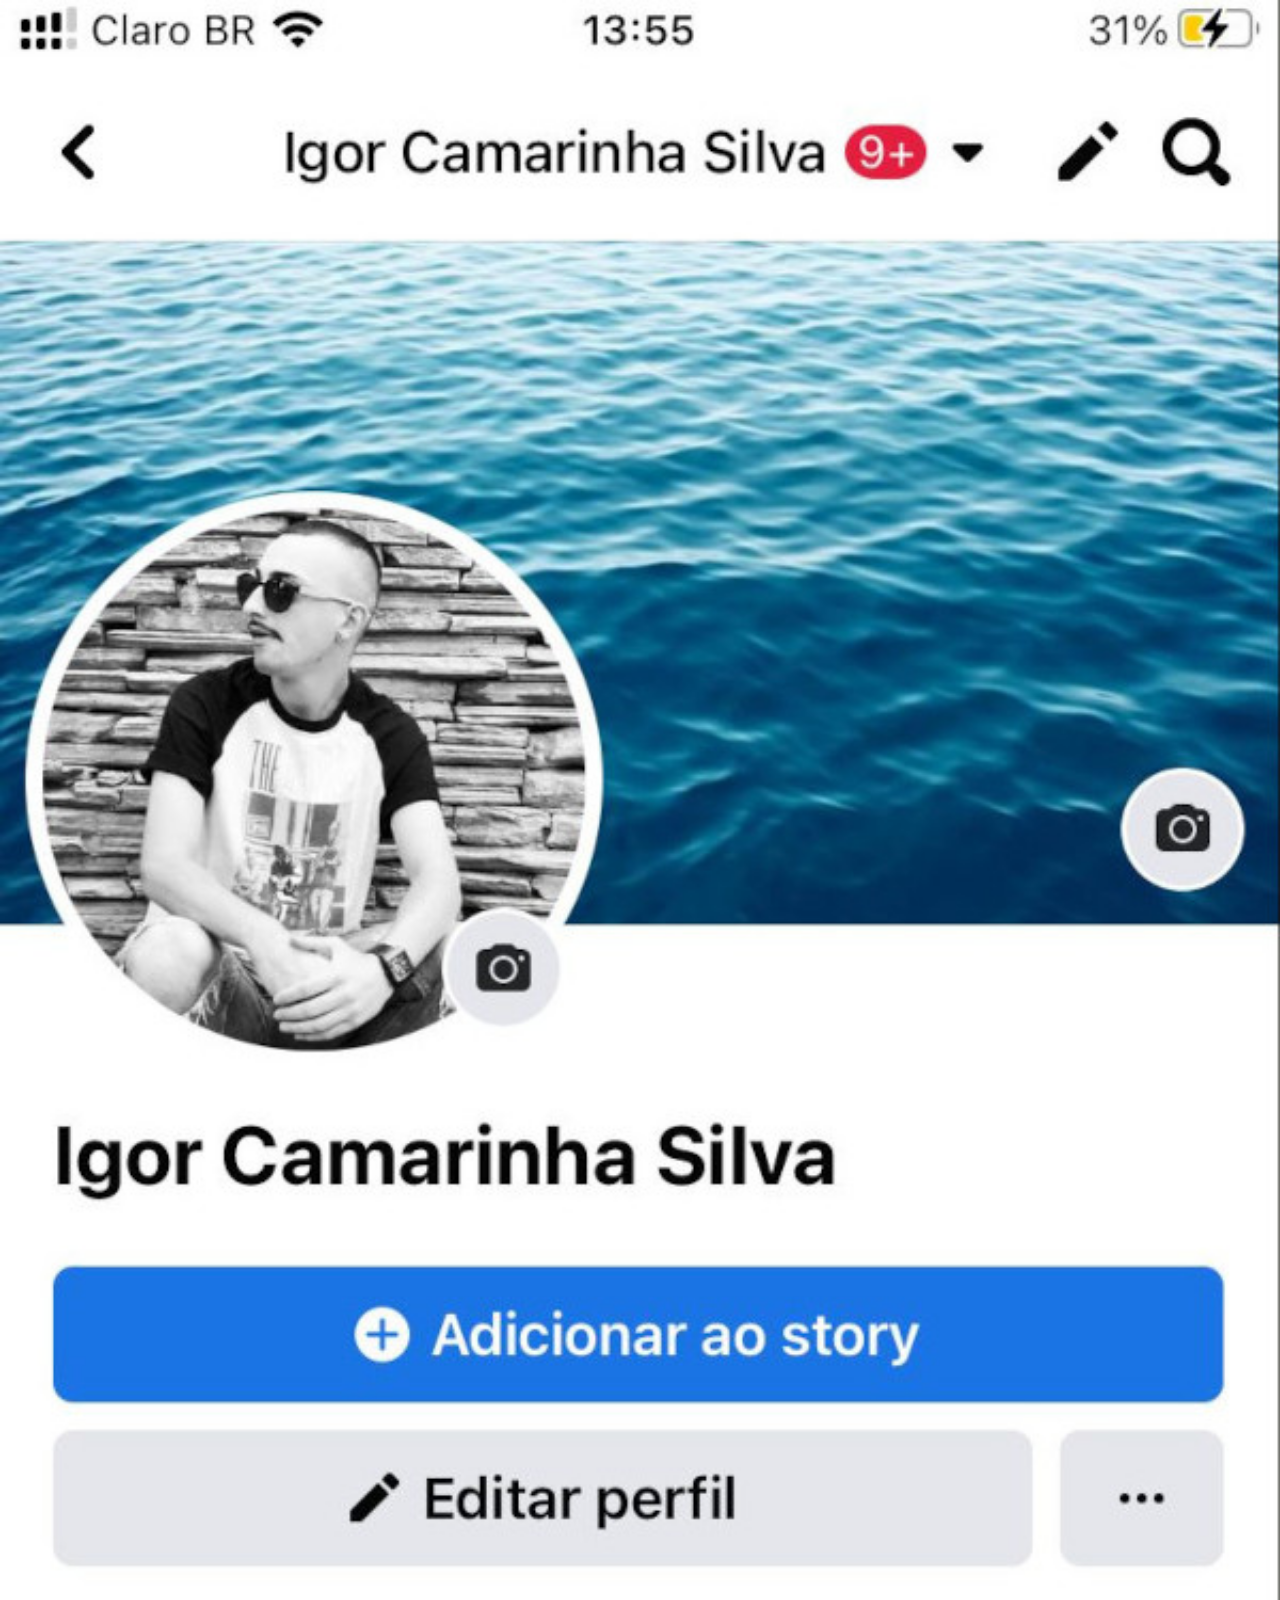
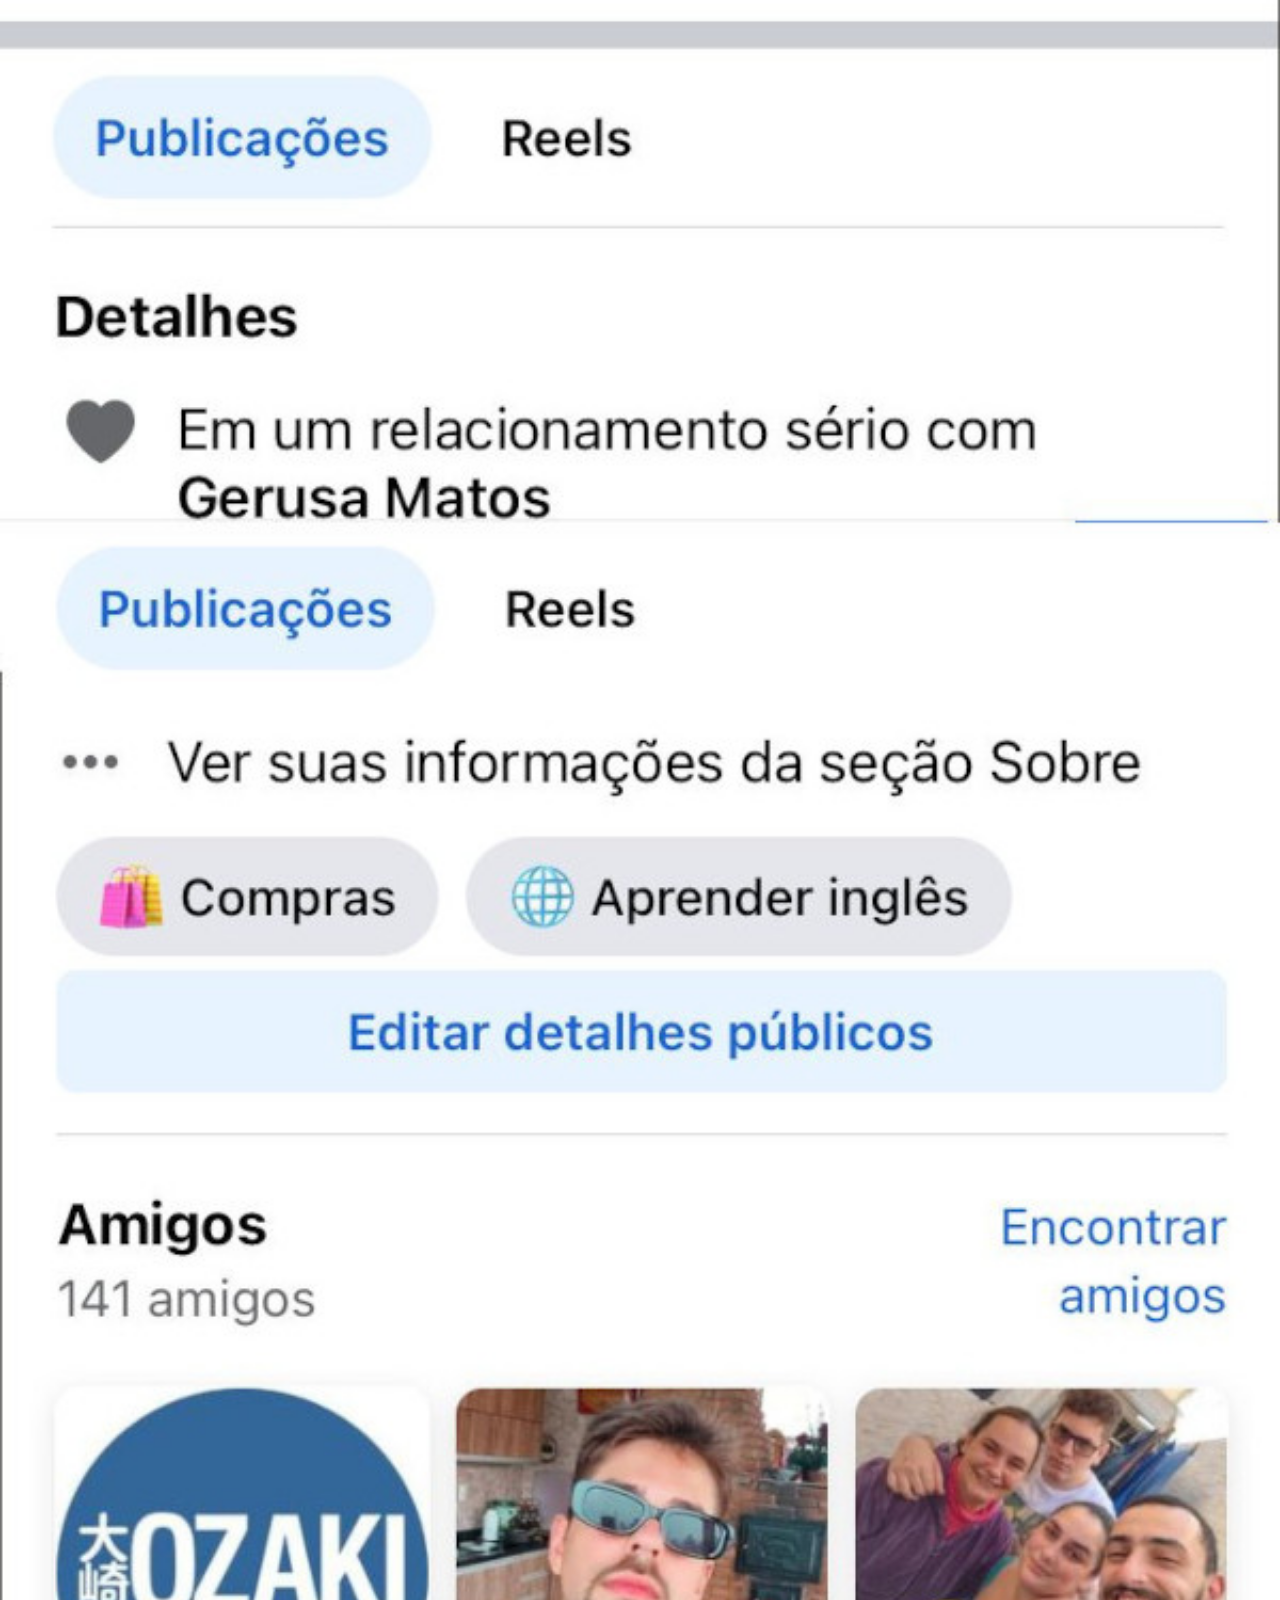
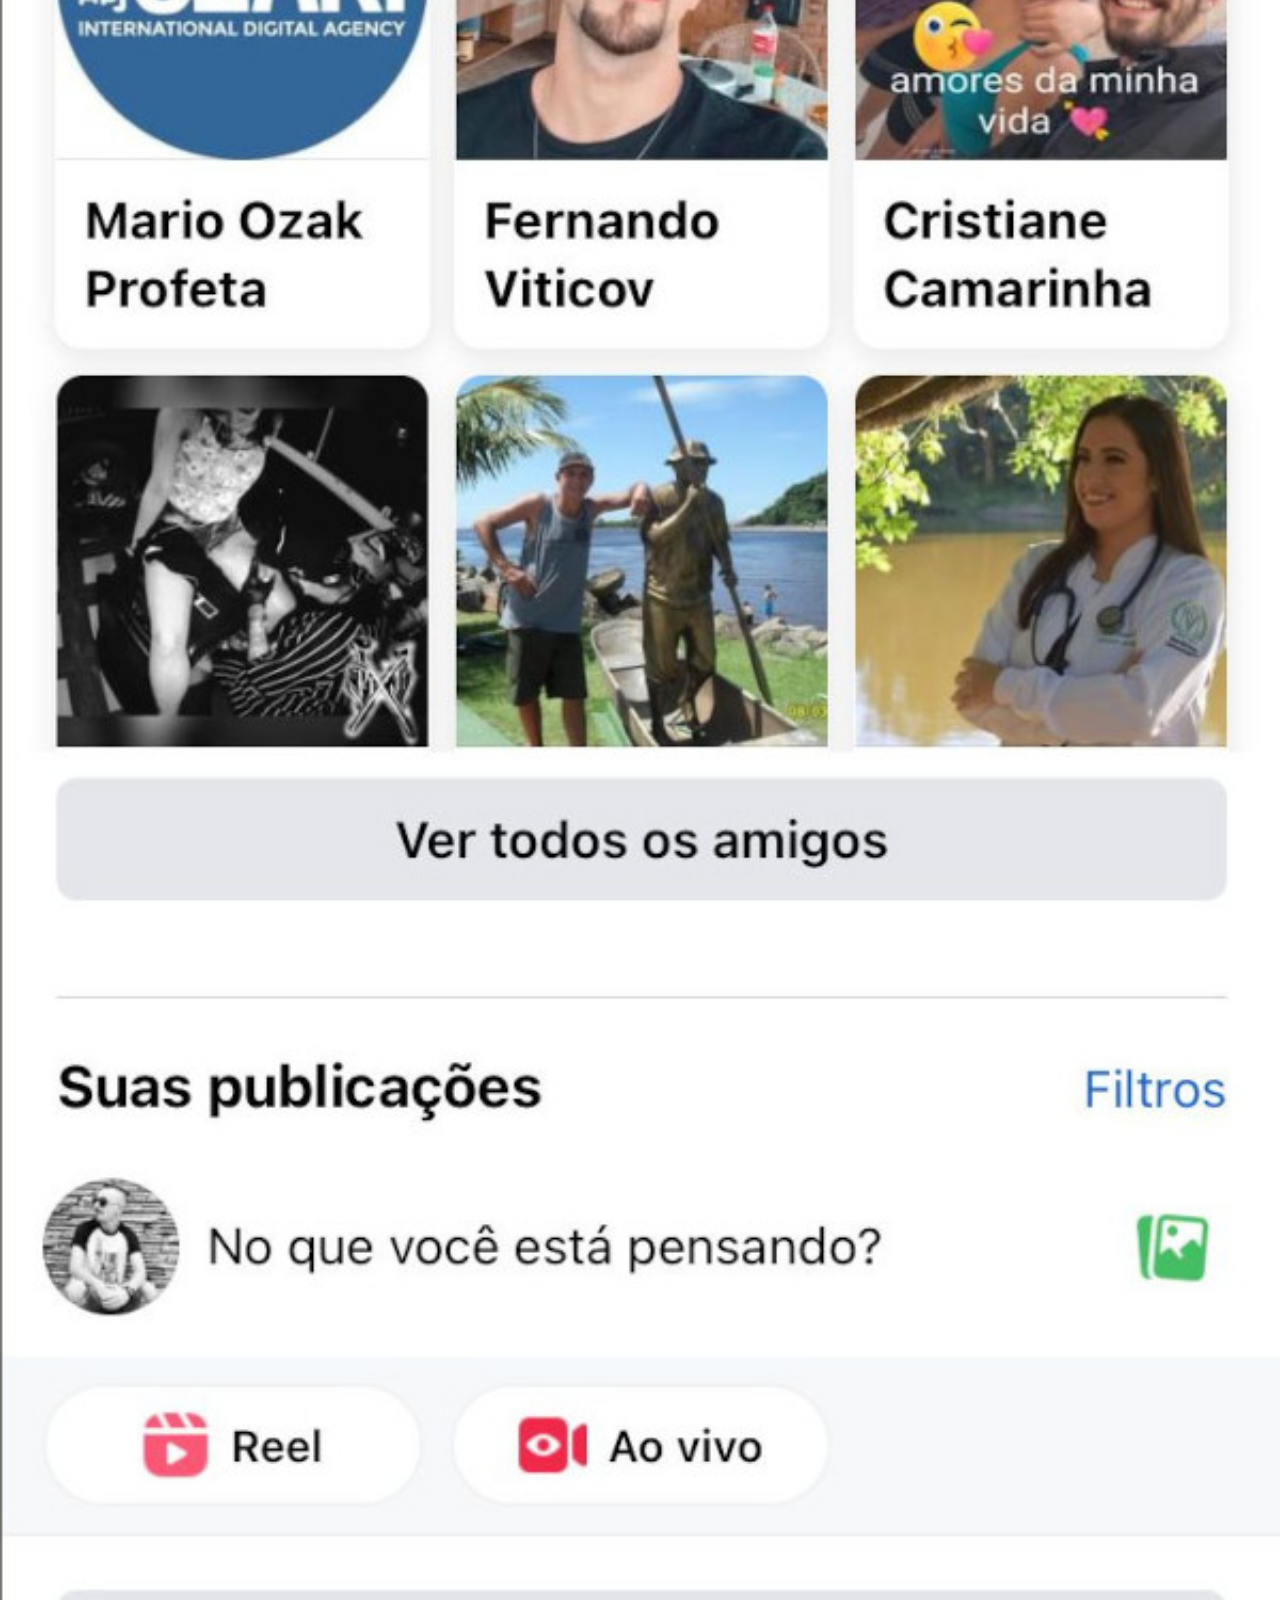
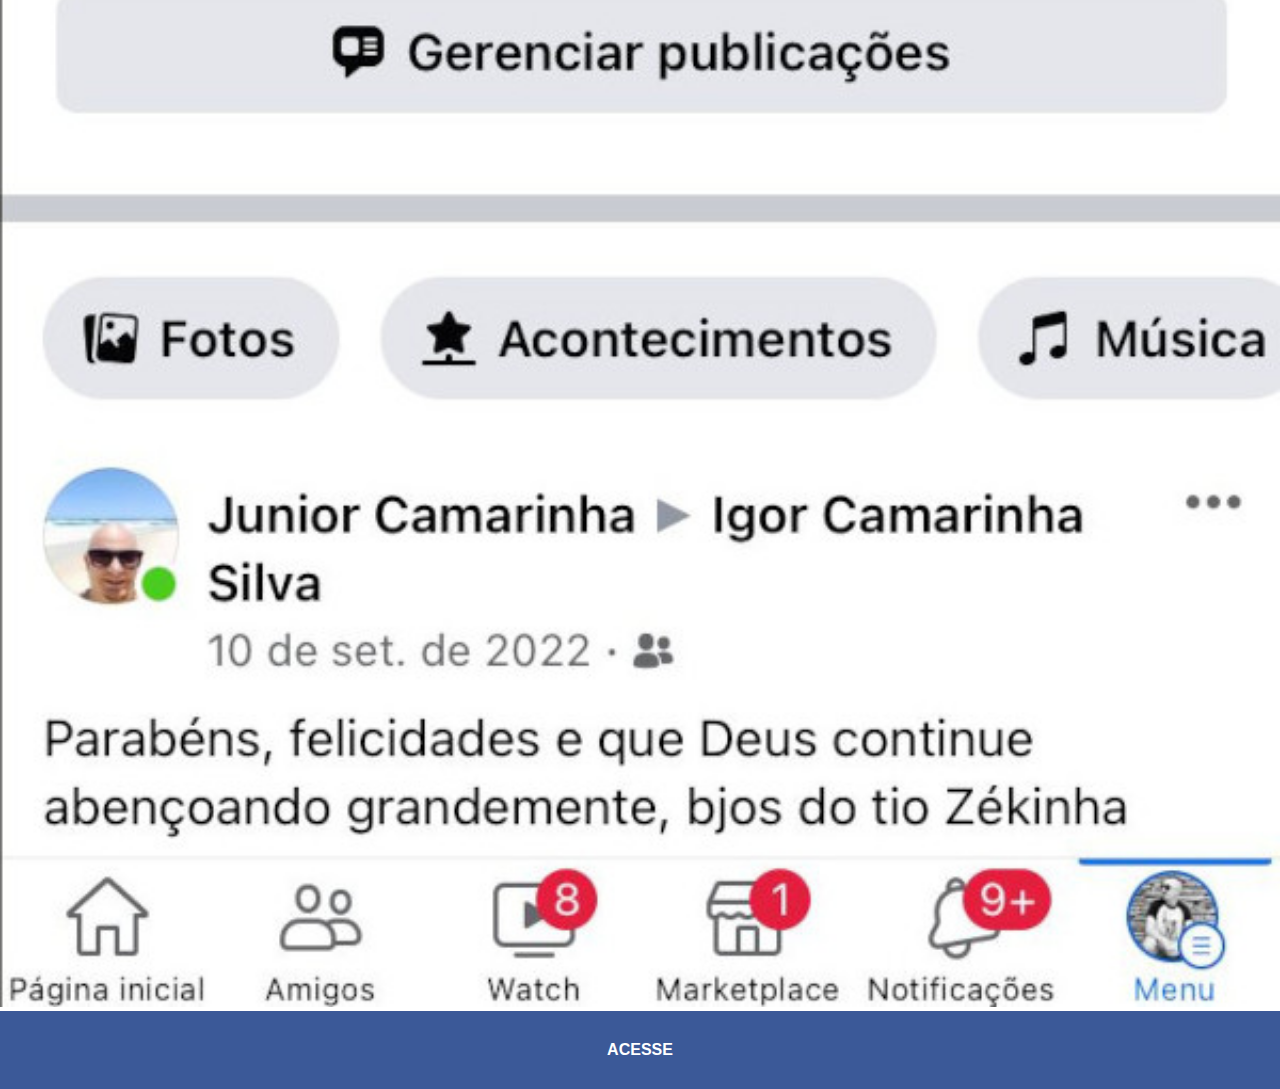
<file: face.html>
<!DOCTYPE html>
<html lang="en">
<head>
    <meta charset="UTF-8">
    <meta http-equiv="X-UA-Compatible" content="IE=edge">
    <meta name="viewport" content="width=device-width, initial-scale=1.0">
    <title>Facebook</title>
    <link rel="stylesheet" href="estilos/social.css">
</head>
<body>
    <img src="imagens2/tela-face.jpg" alt="tela-facebook">
    <a href="https://pt-br.facebook.com/igor.camarinhasilva.3/" target="_blank" id="botao-face">ACESSE</a>
</body>
</html>
</file>
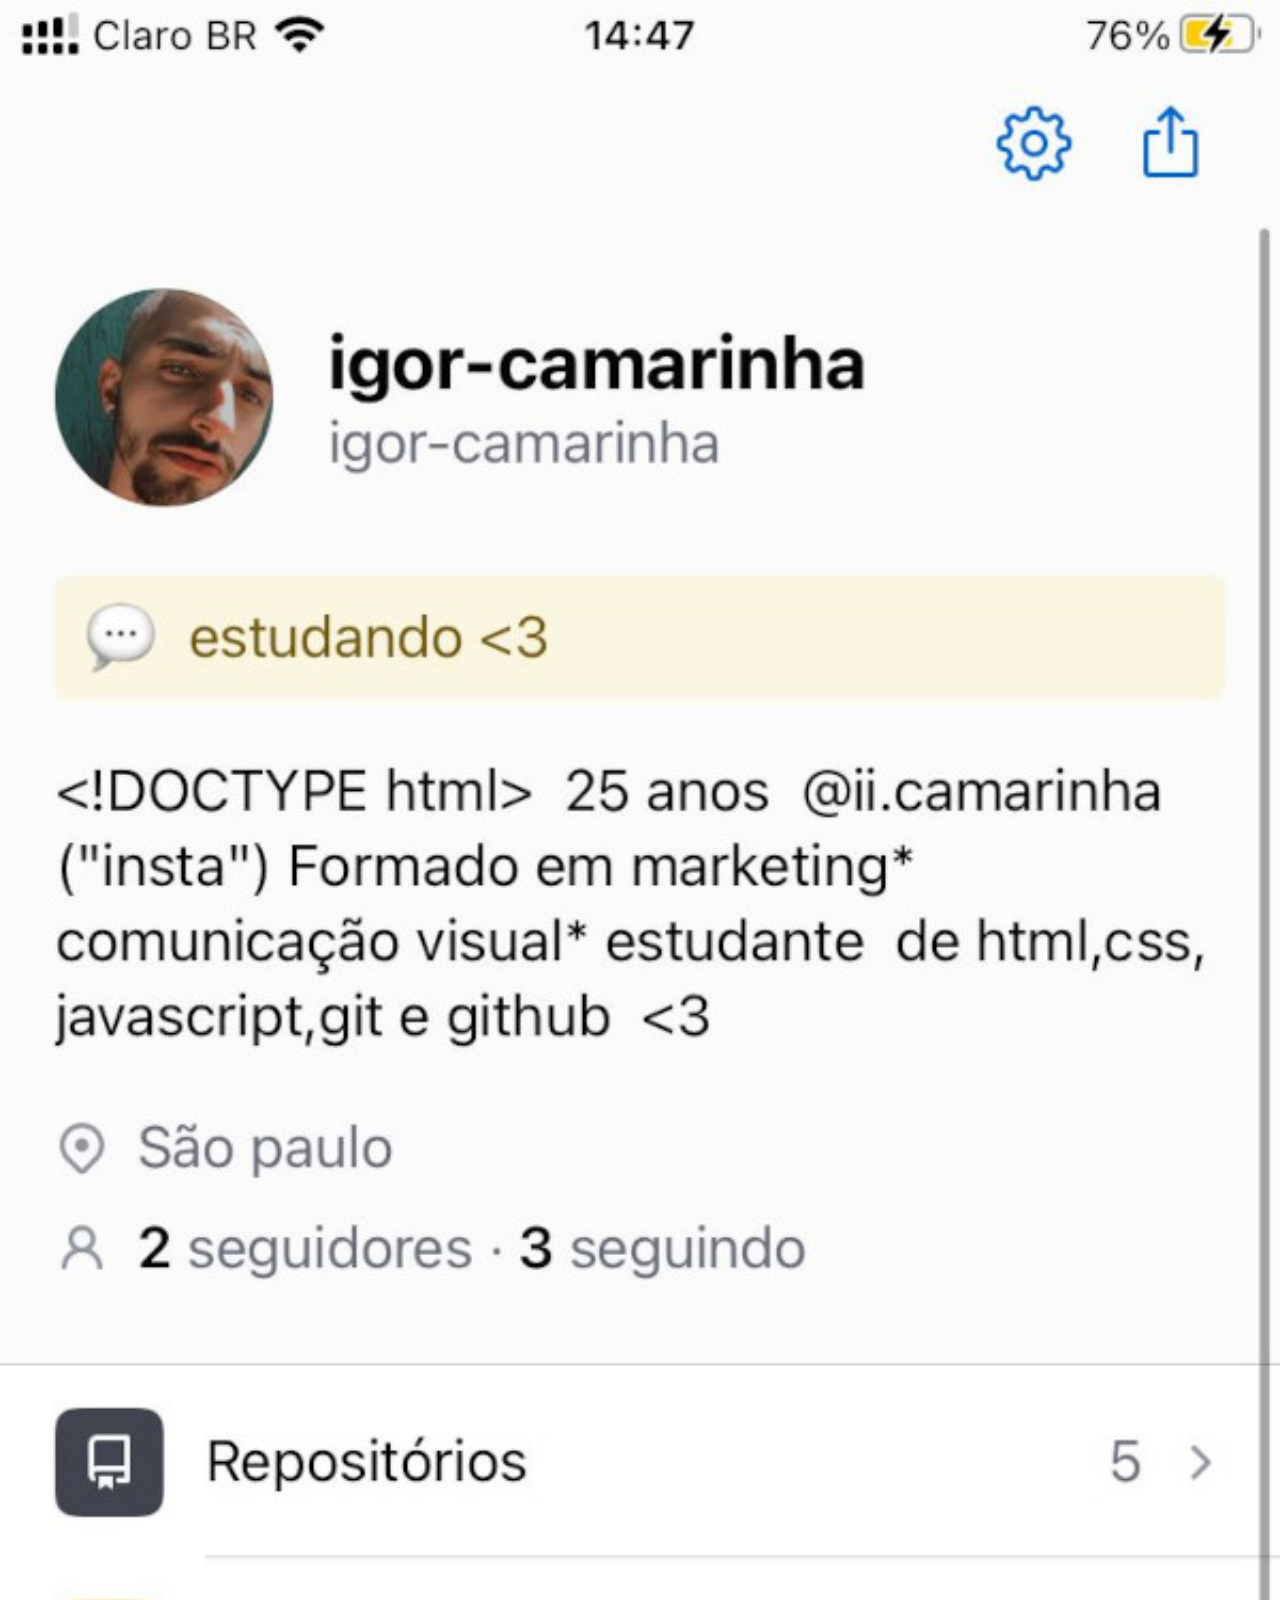
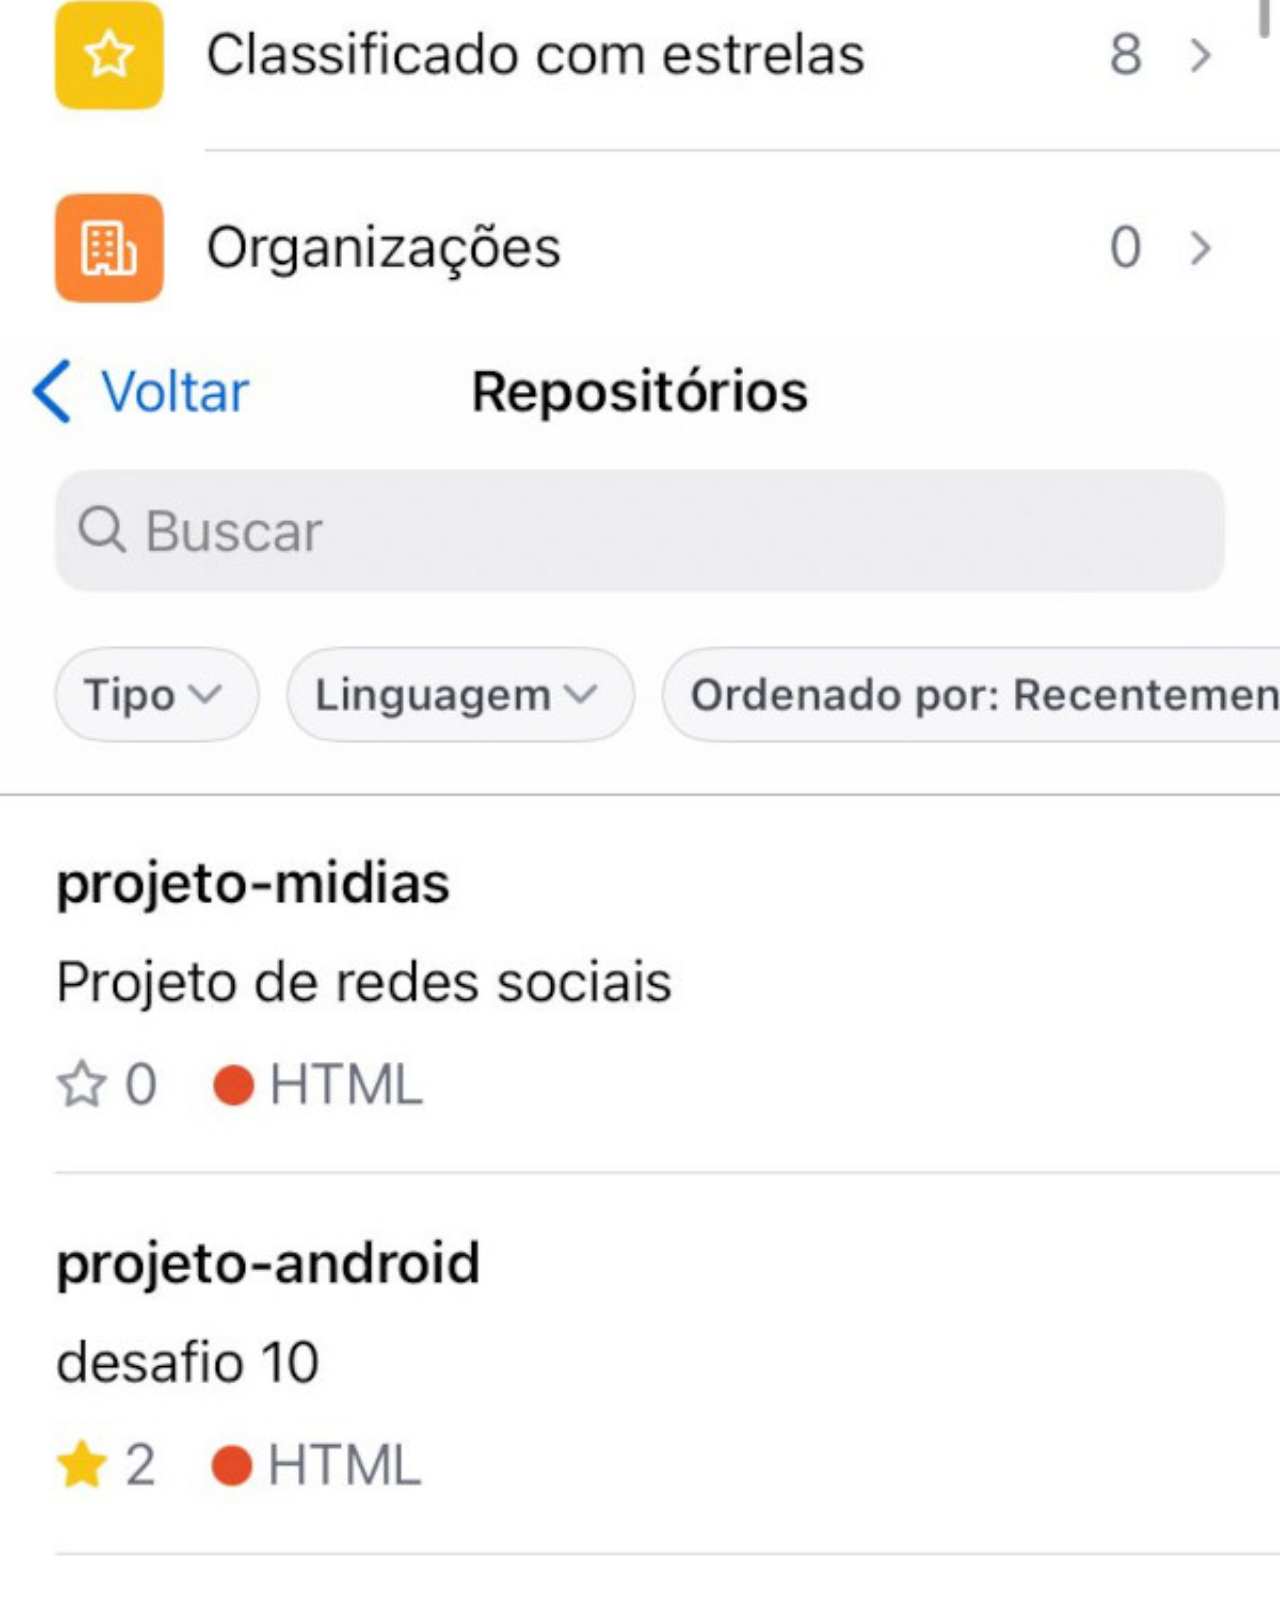
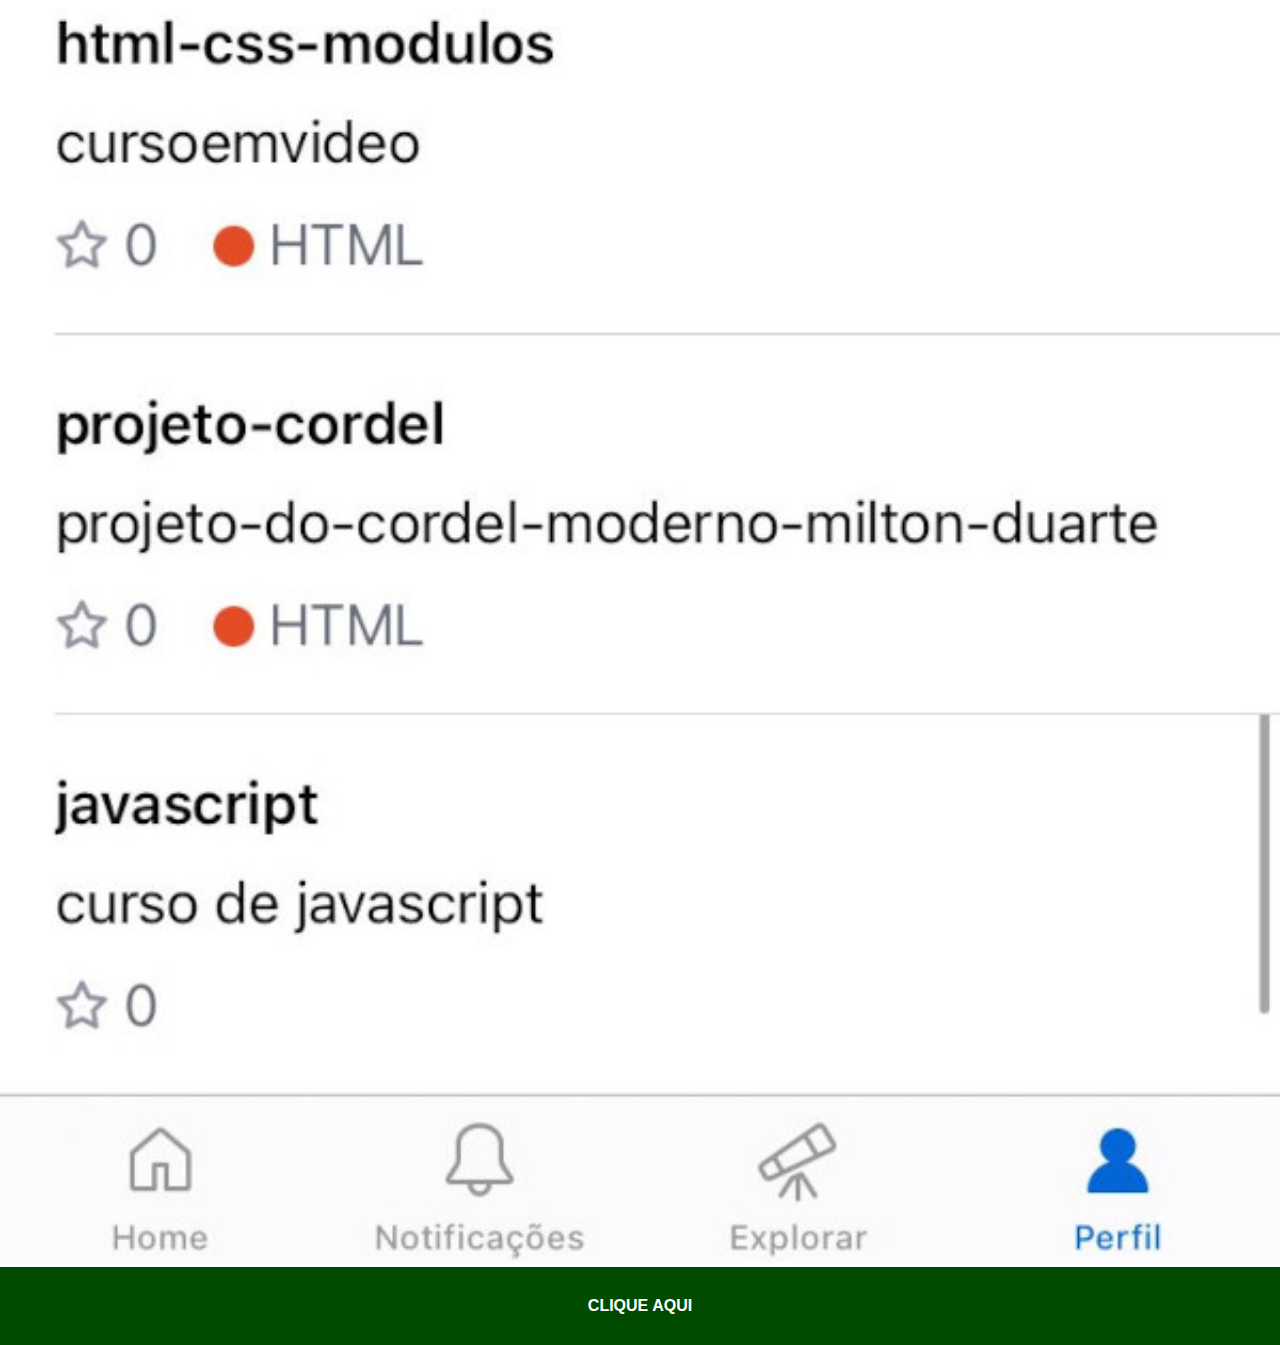
<file: github.html>
<!DOCTYPE html>
<html lang="en">
<head>
    <meta charset="UTF-8">
    <meta http-equiv="X-UA-Compatible" content="IE=edge">
    <meta name="viewport" content="width=device-width, initial-scale=1.0">
    <title>Github</title>
    <link rel="stylesheet" href="estilos/social.css">
</head>
<body>
    <img src="imagens2/tela-git.jpg" alt="tela -github">
    <a href="https://github.com/igor-camarinha" target="_blank" id="botao-git">CLIQUE AQUI</a>
</body>
</html>
</file>
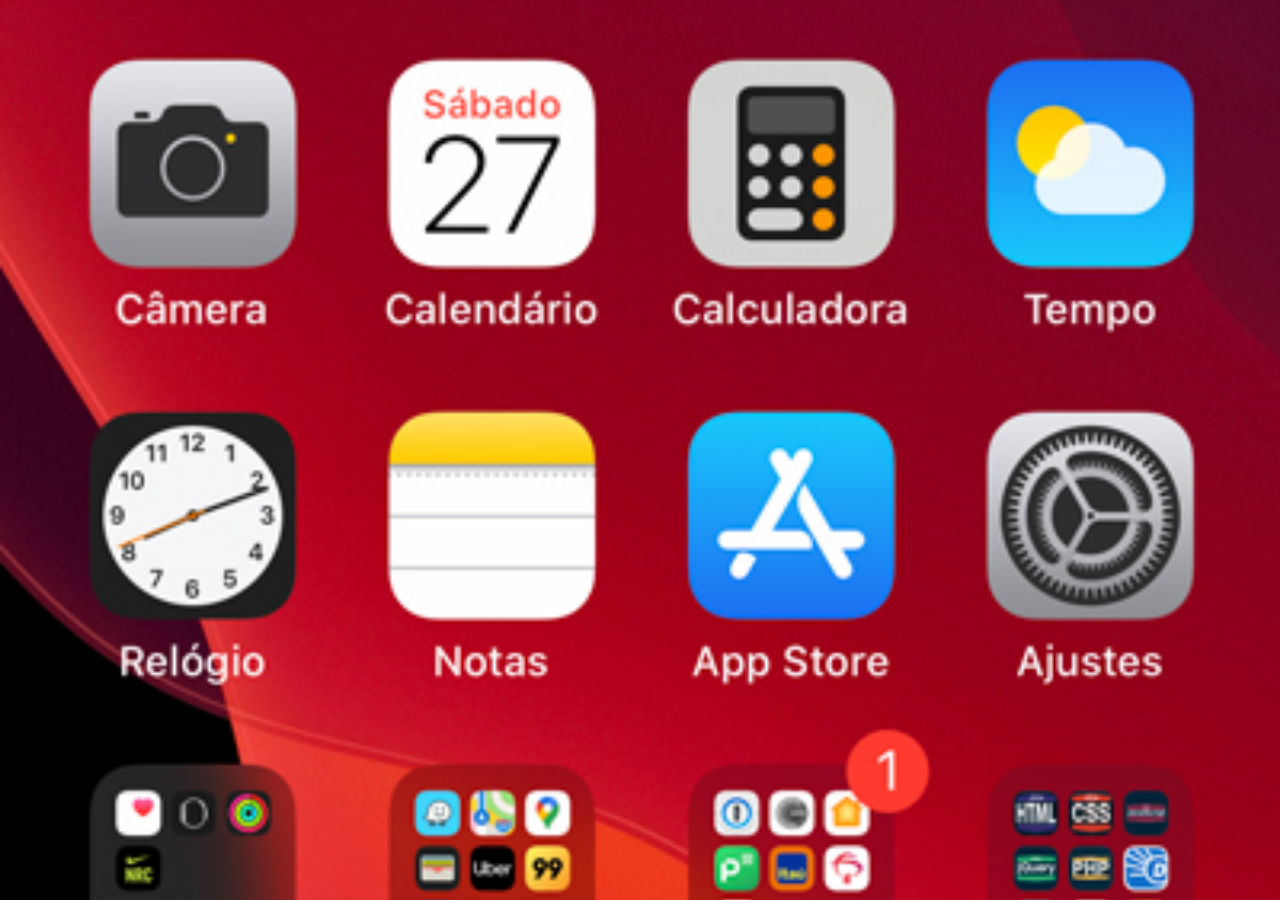
<file: home.html>
<!DOCTYPE html>
<html lang="en">
<head>
    <meta charset="UTF-8">
    <meta http-equiv="X-UA-Compatible" content="IE=edge">
    <meta name="viewport" content="width=device-width, initial-scale=1.0">
    <title>Home</title>
</head>
<style>
    * {
        margin: 0px;
        height: 0px;
    }
    body {
        width: 100vw;
        height: 100vh;
        background: black url('./imagens/tela-home.jpg') no-repeat top center;
        background-size: cover;
    }
</style>
<body>
    
</body>
</html>
</file>
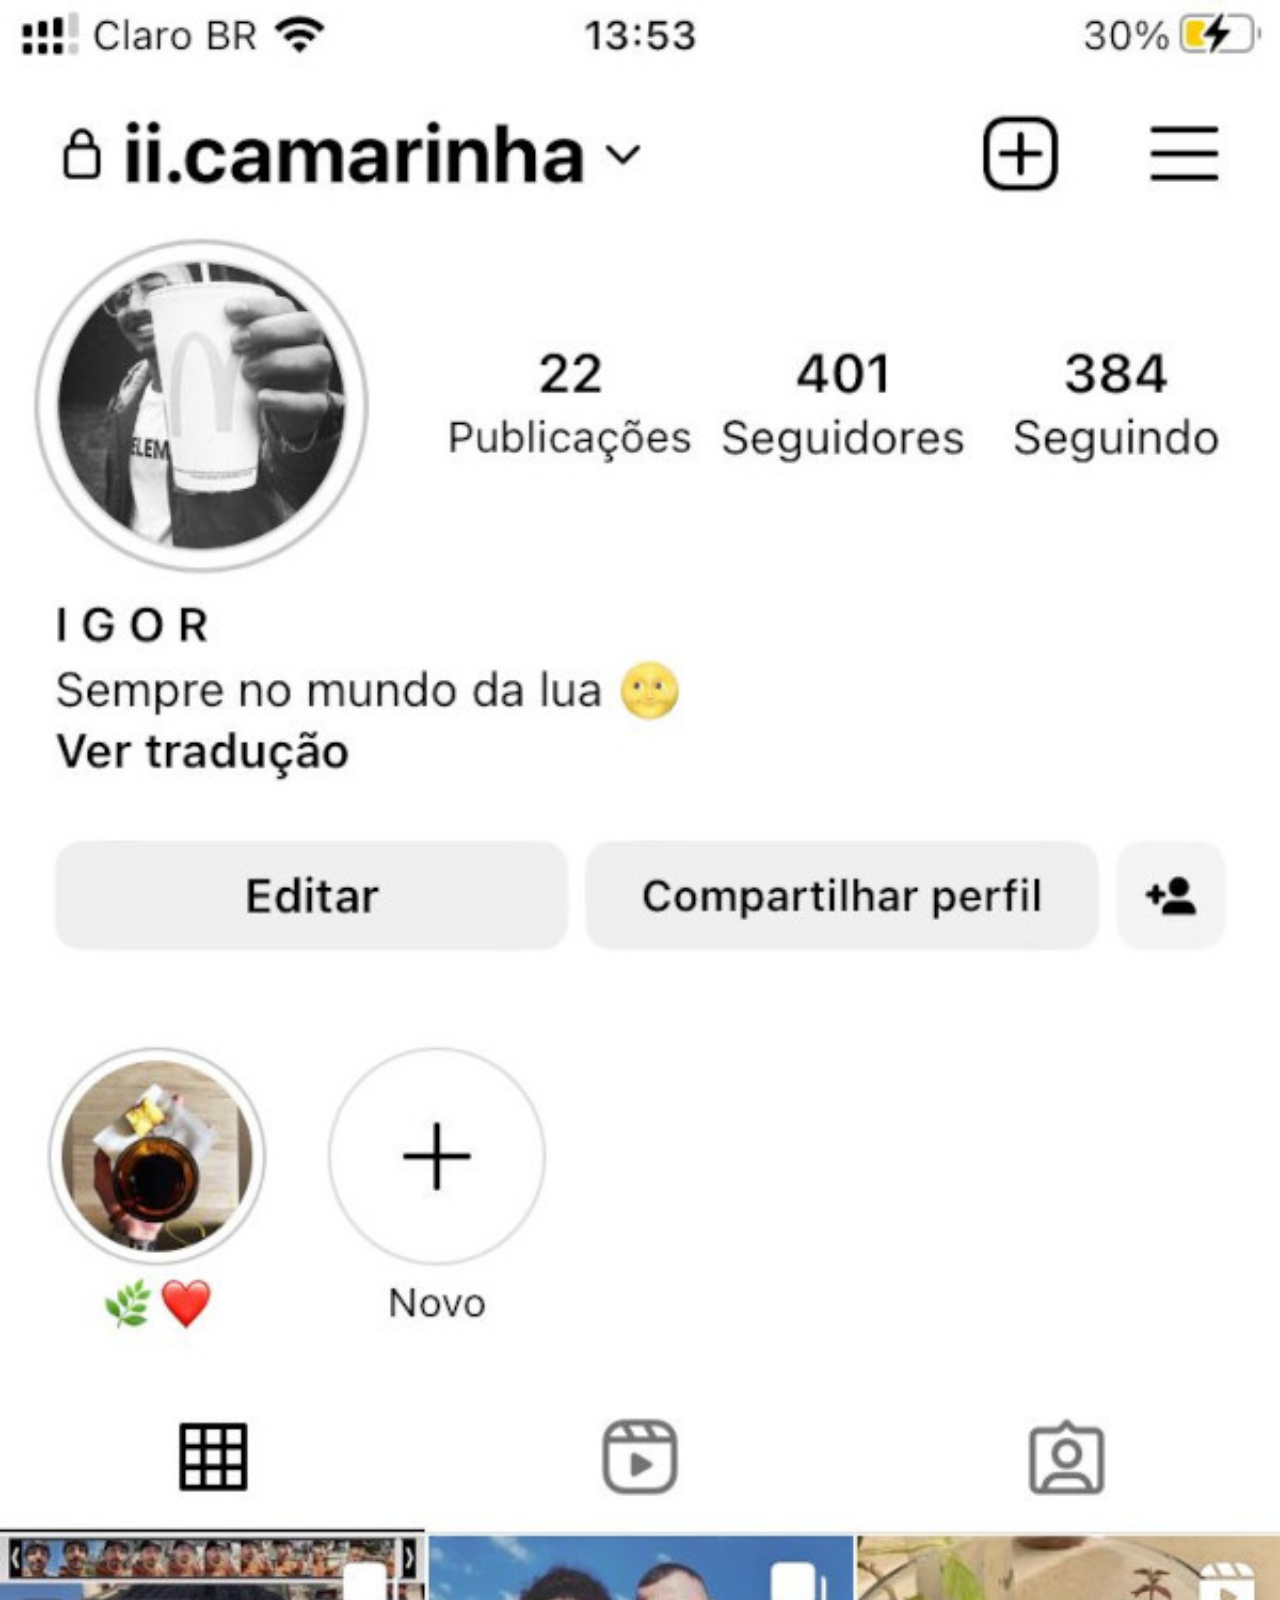
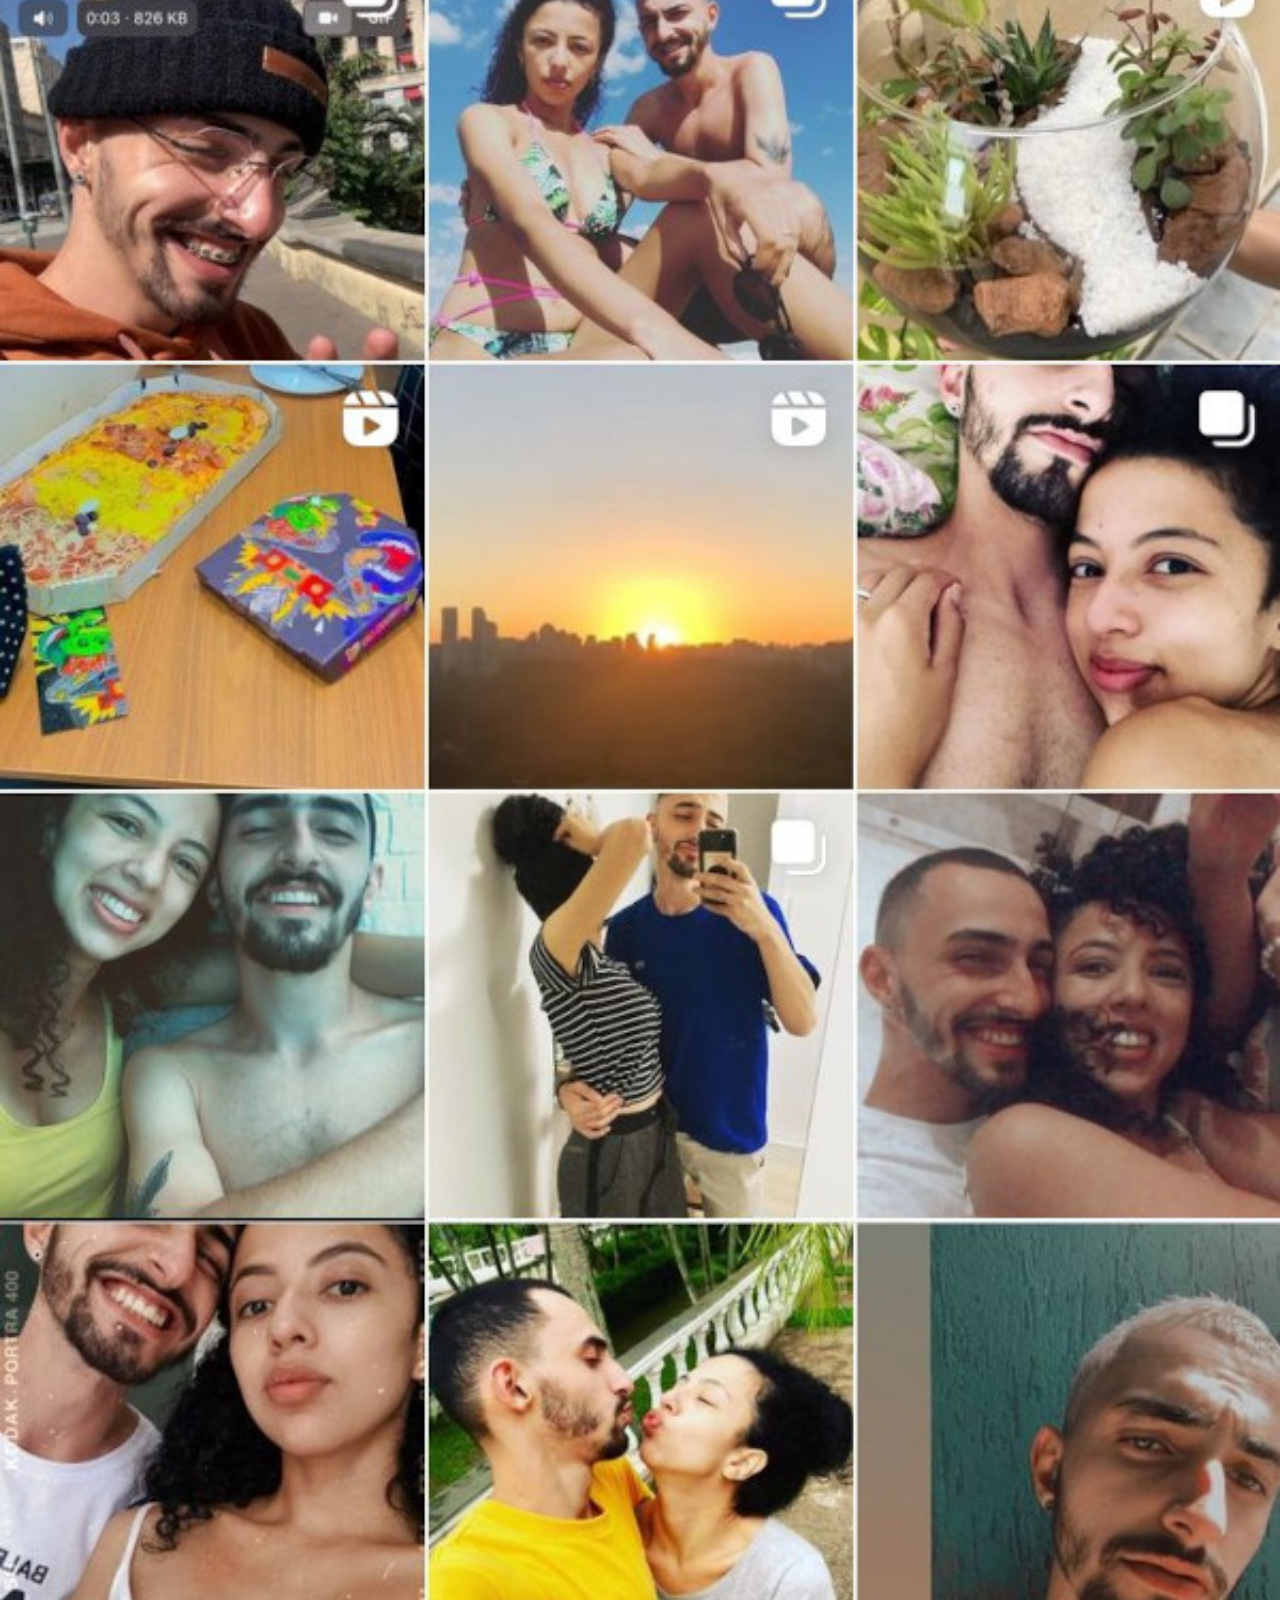
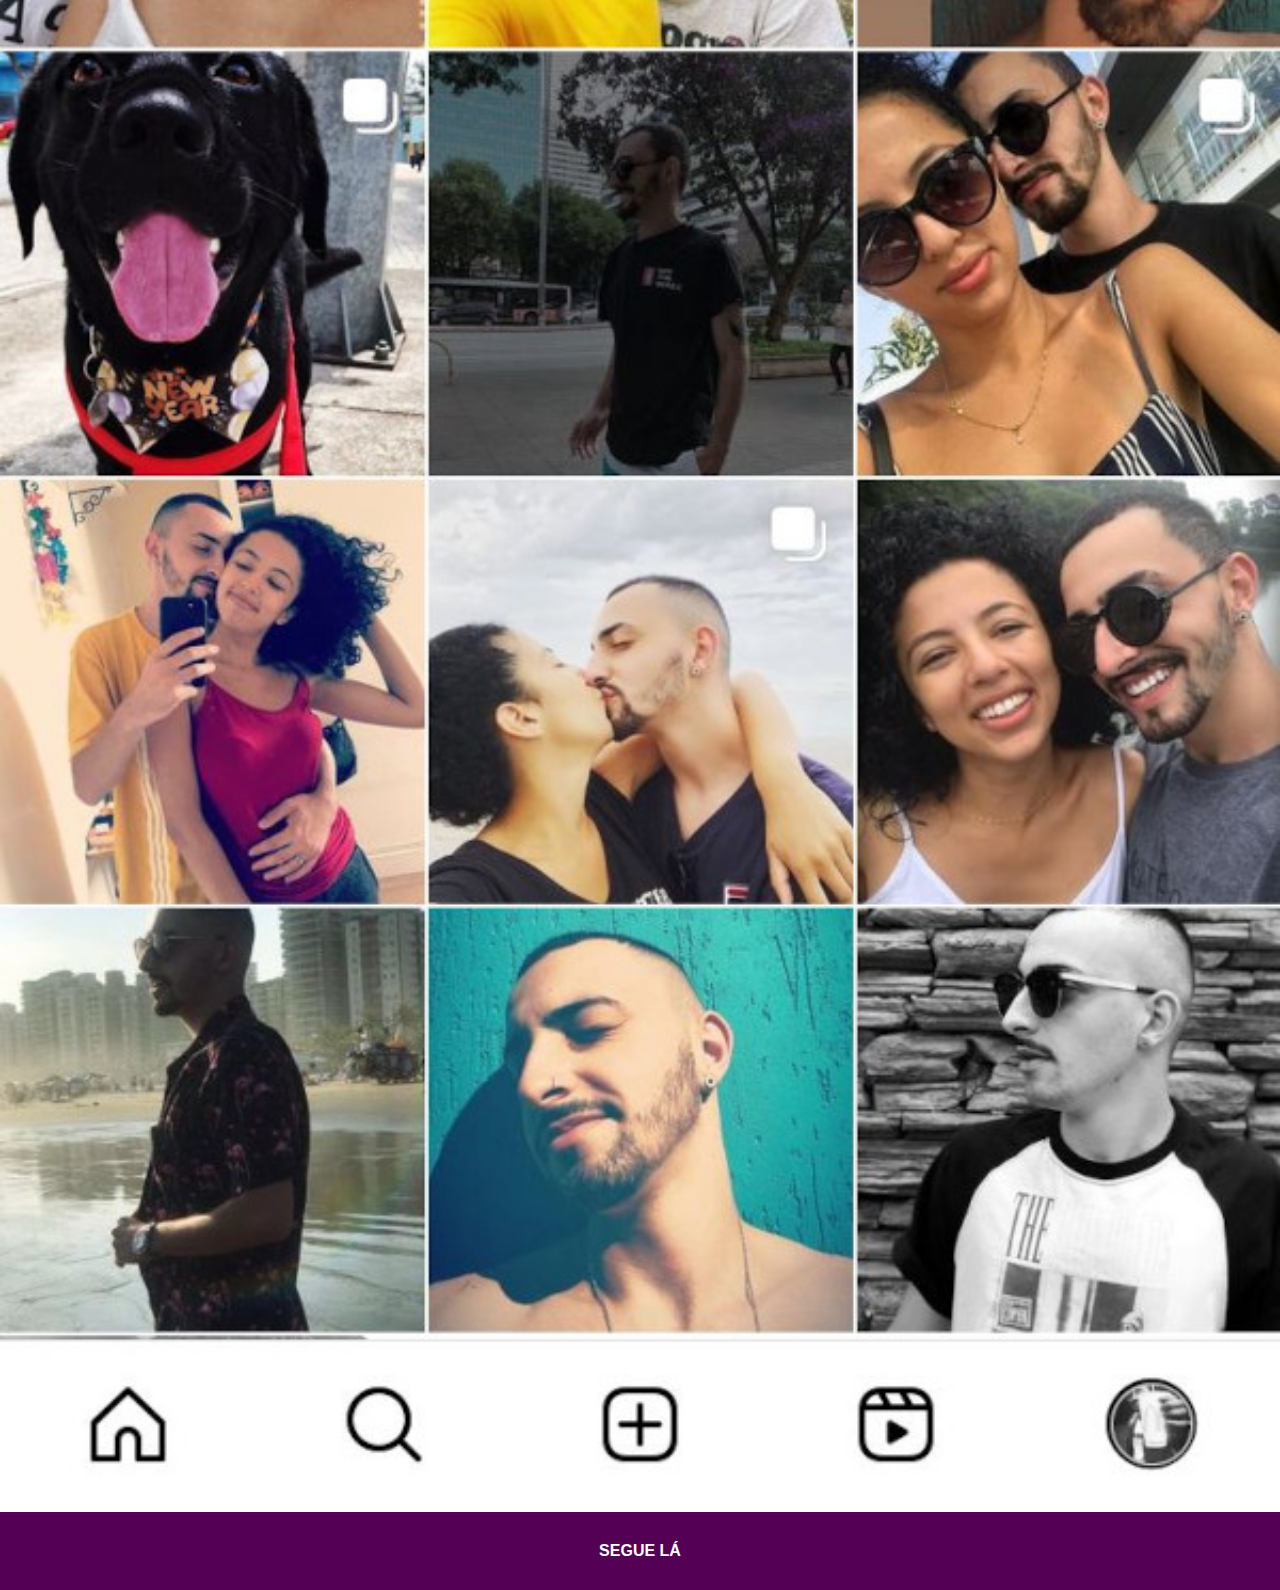
<file: insta.html>
<!DOCTYPE html>
<html lang="pt-br">
<head>
    <meta charset="UTF-8">
    <meta http-equiv="X-UA-Compatible" content="IE=edge">
    <meta name="viewport" content="width=device-width, initial-scale=1.0">
    <title>Insta</title>
    <link rel="stylesheet" href="estilos/social.css">
</head>
<body>
    <img src="imagens2/tela-insta.jpg" alt="tela insta">
    <a href="https://www.instagram.com/ii.camarinha/?hl=el" target="_blank" id="botao-insta">SEGUE LÁ</a>
</body>
</html>
</file>
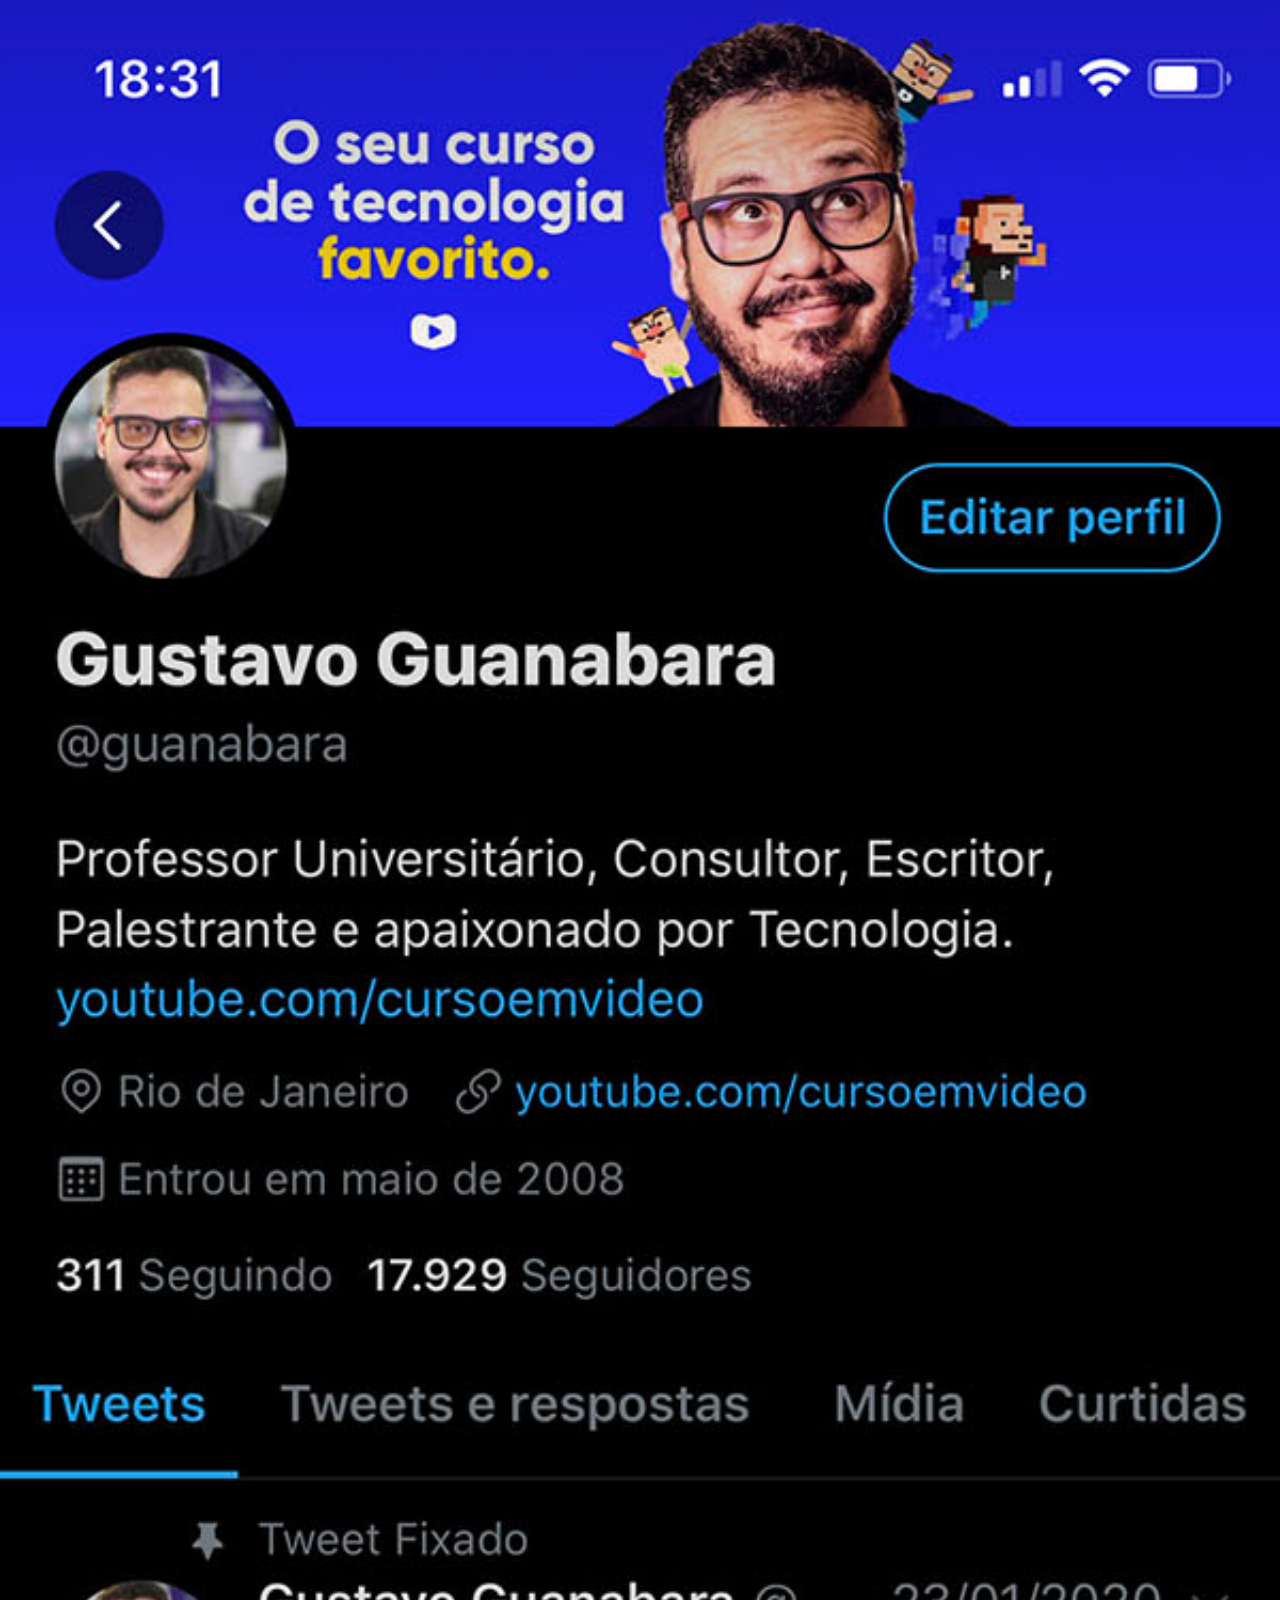
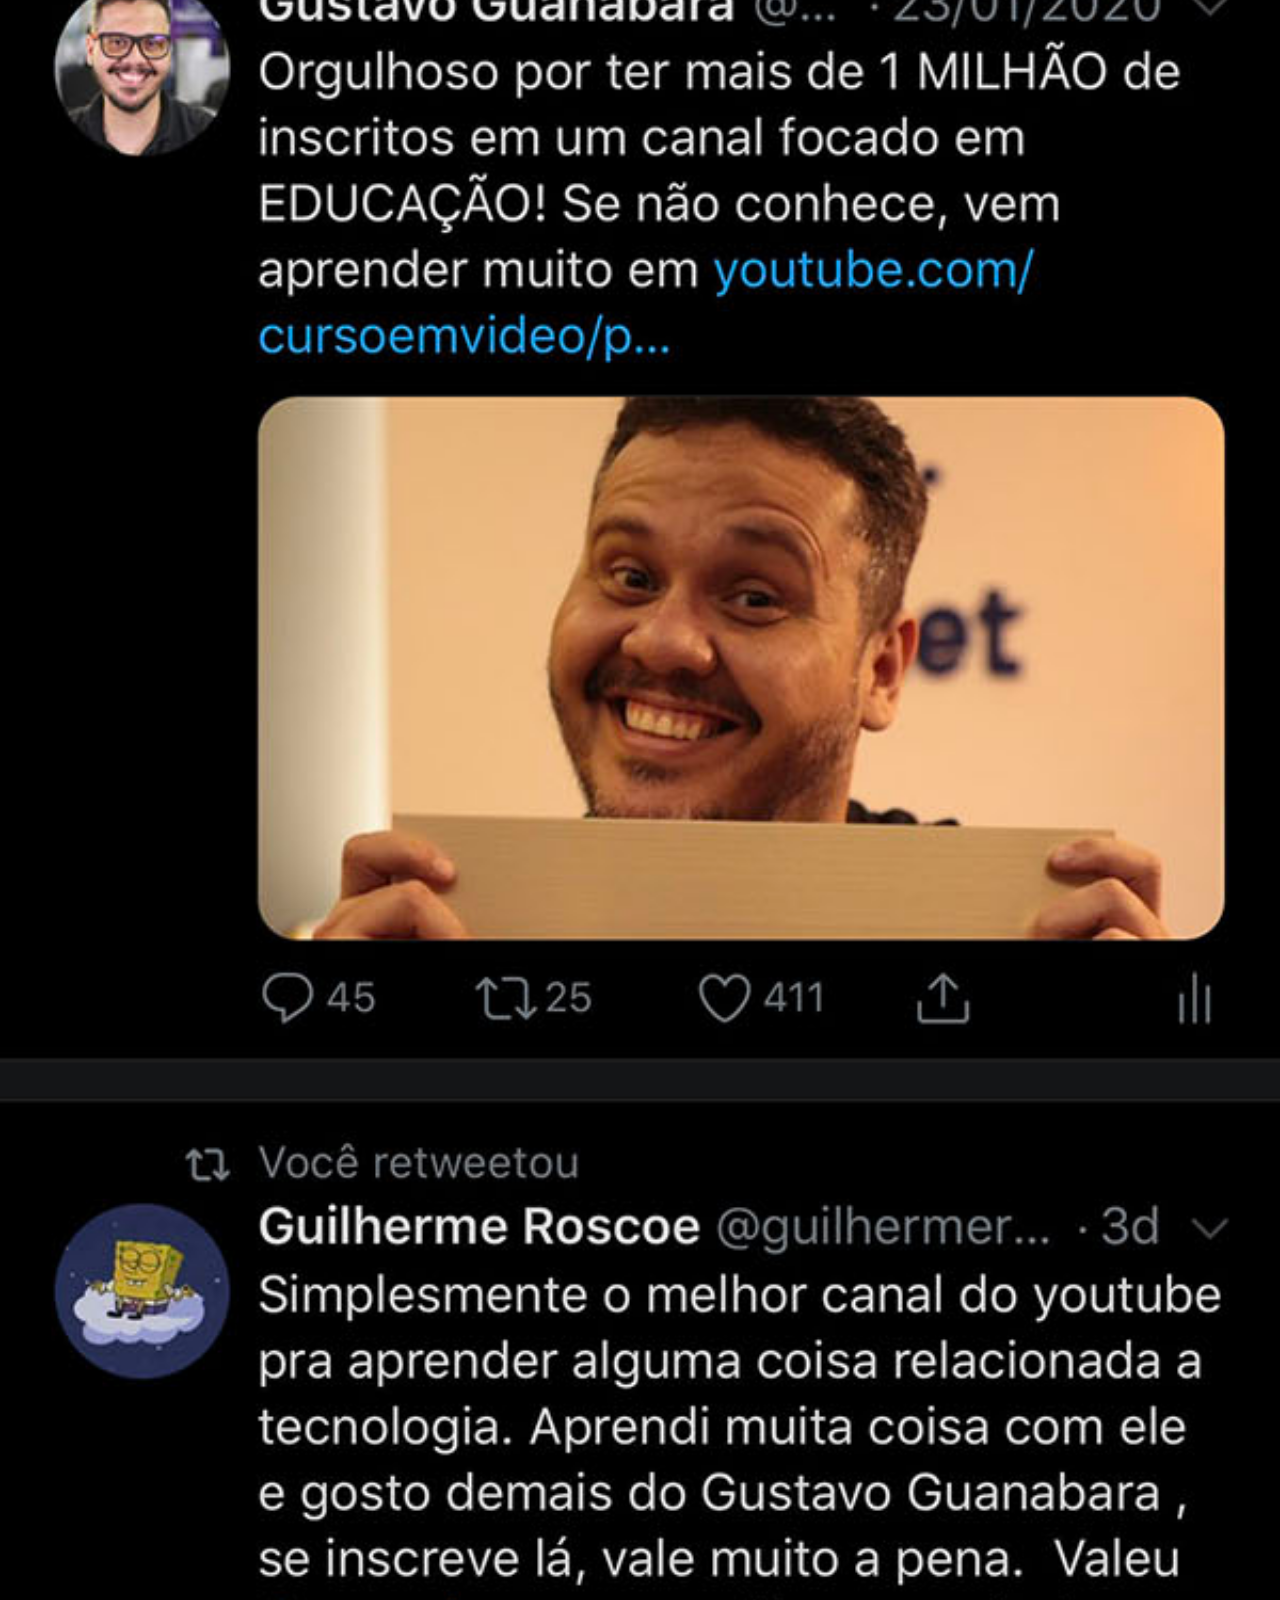
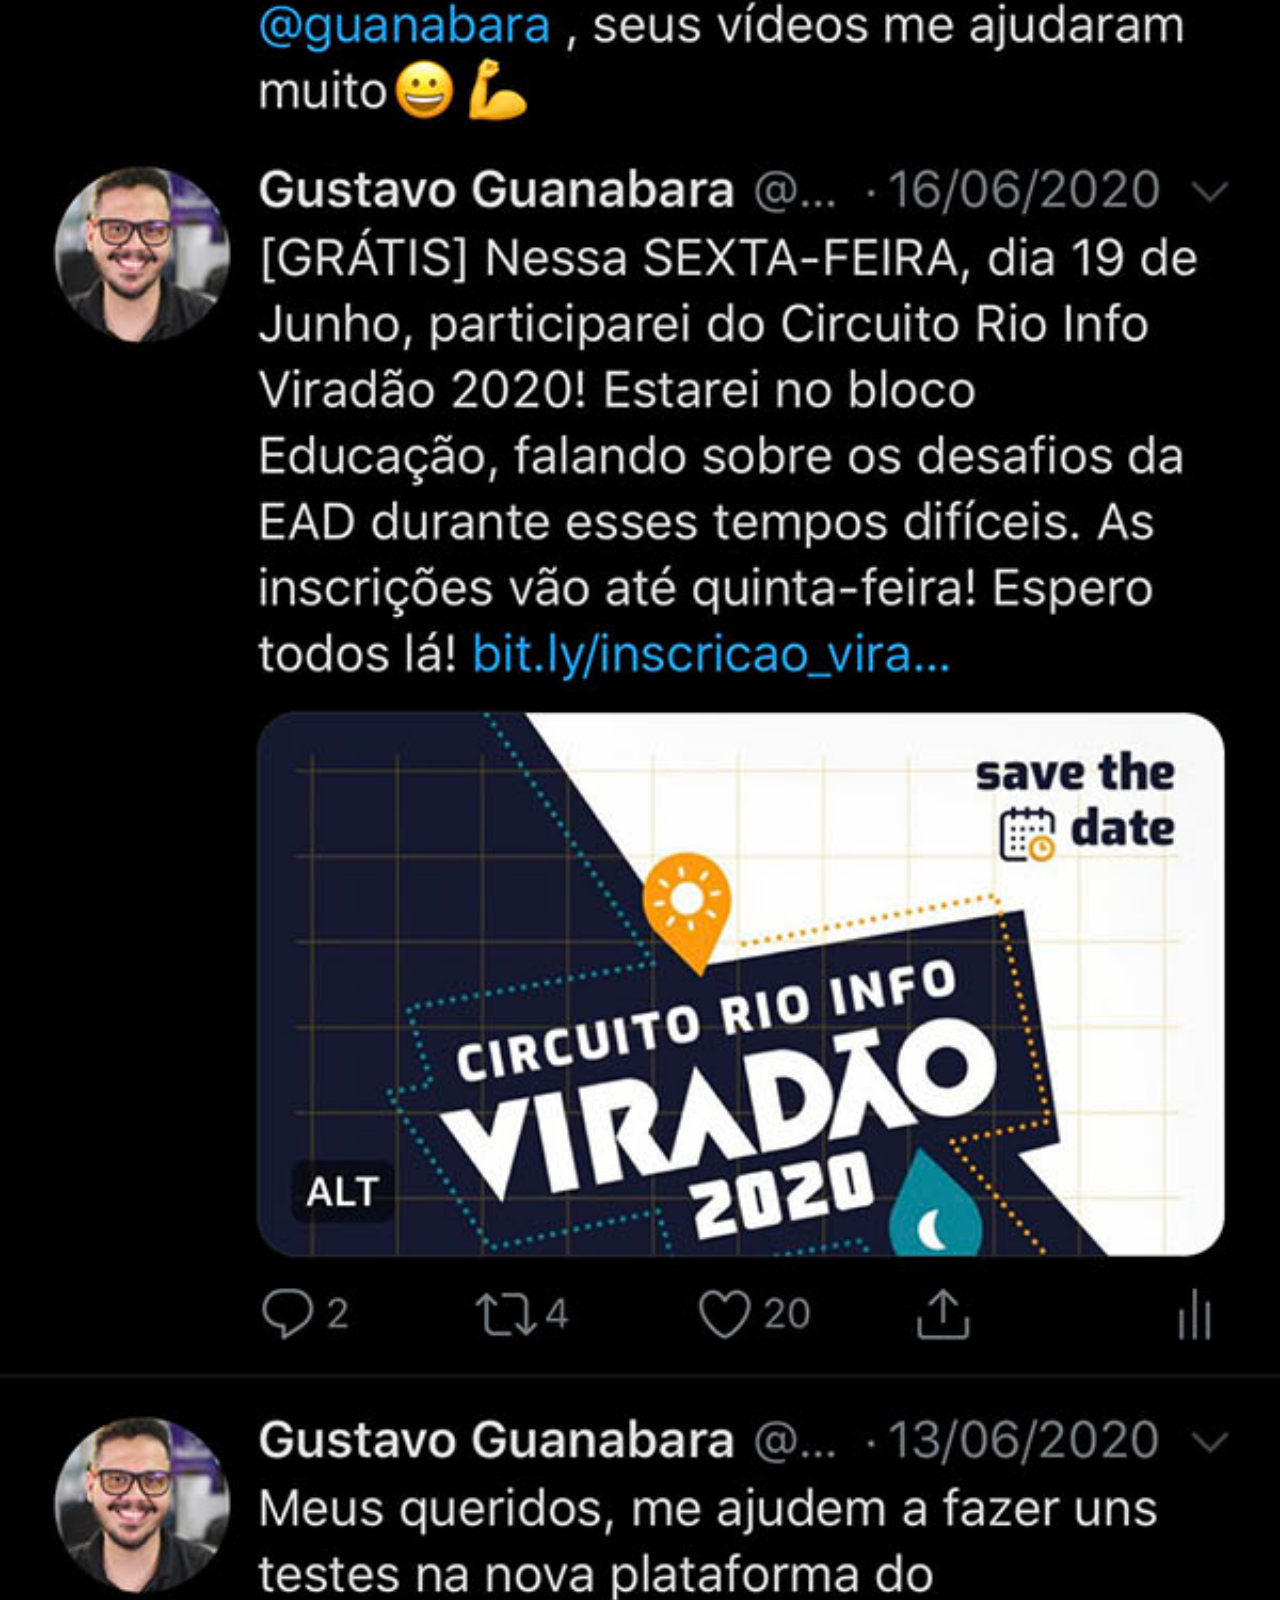
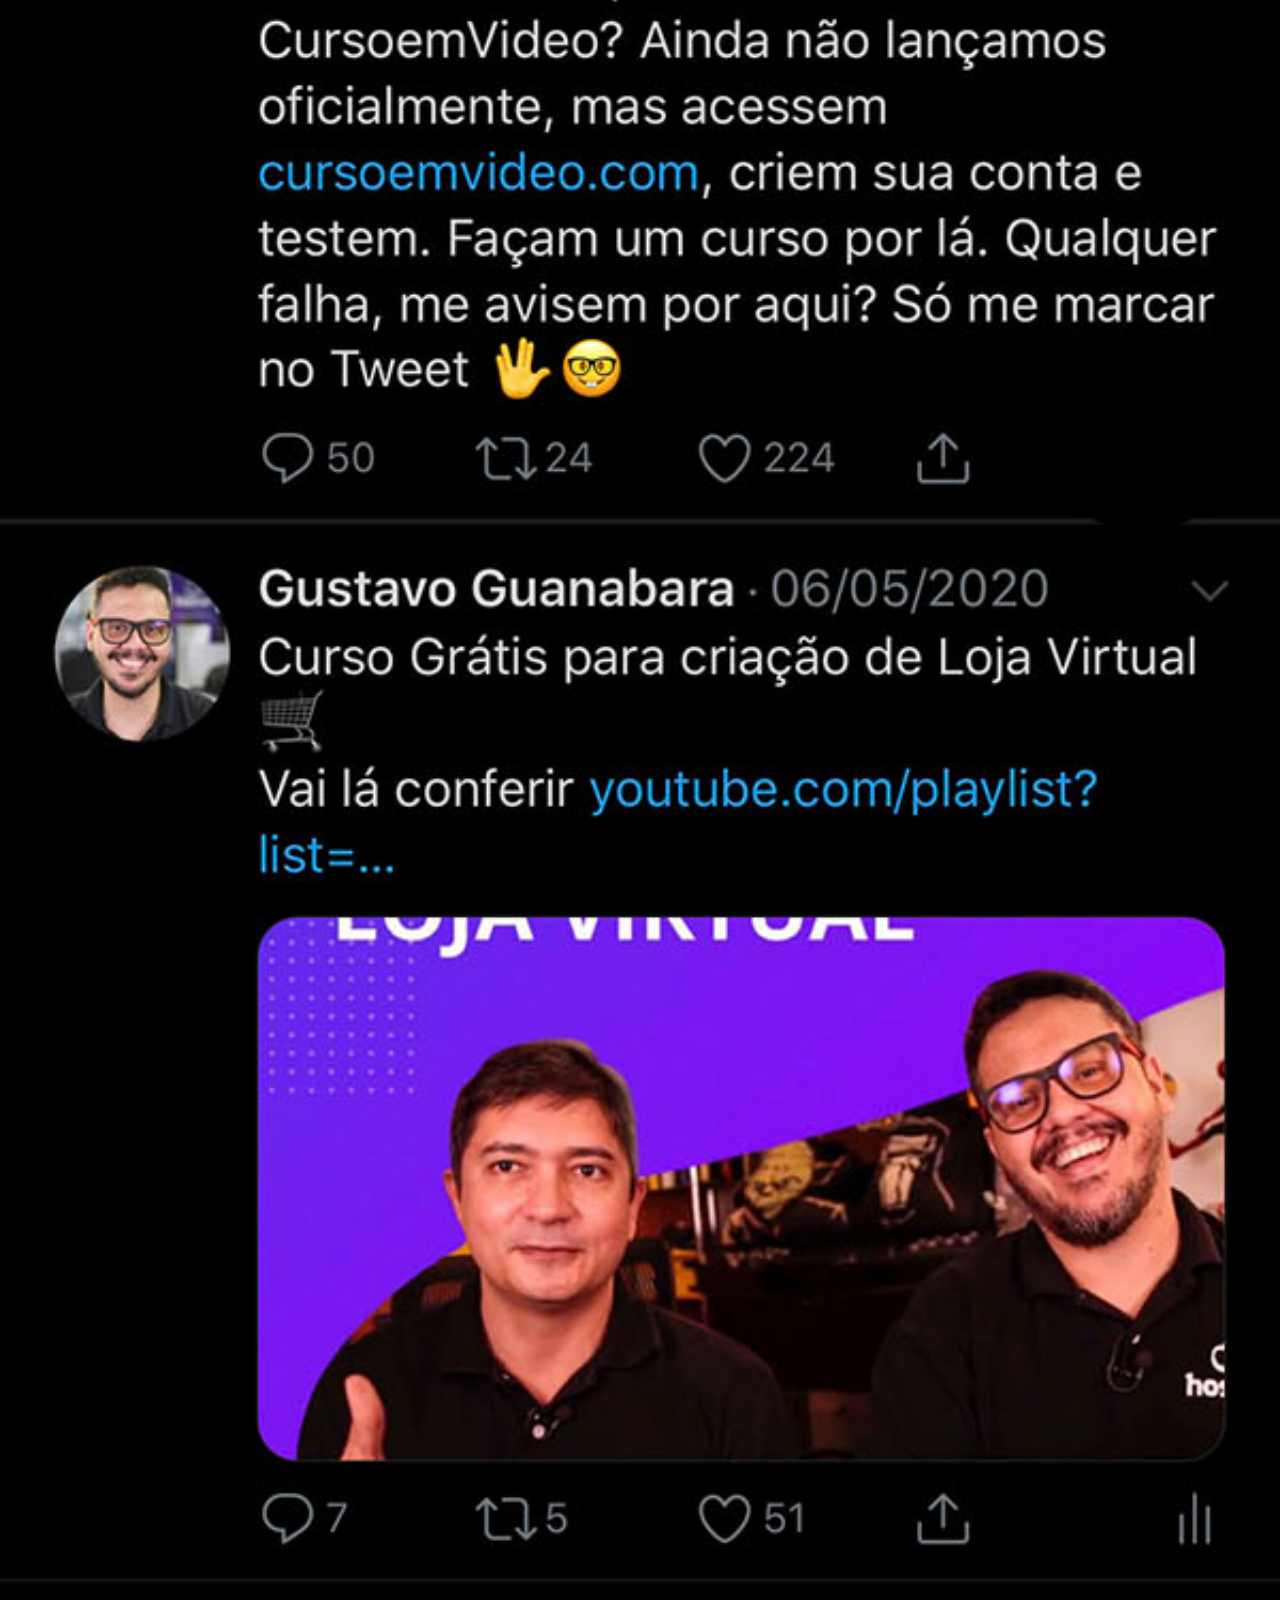
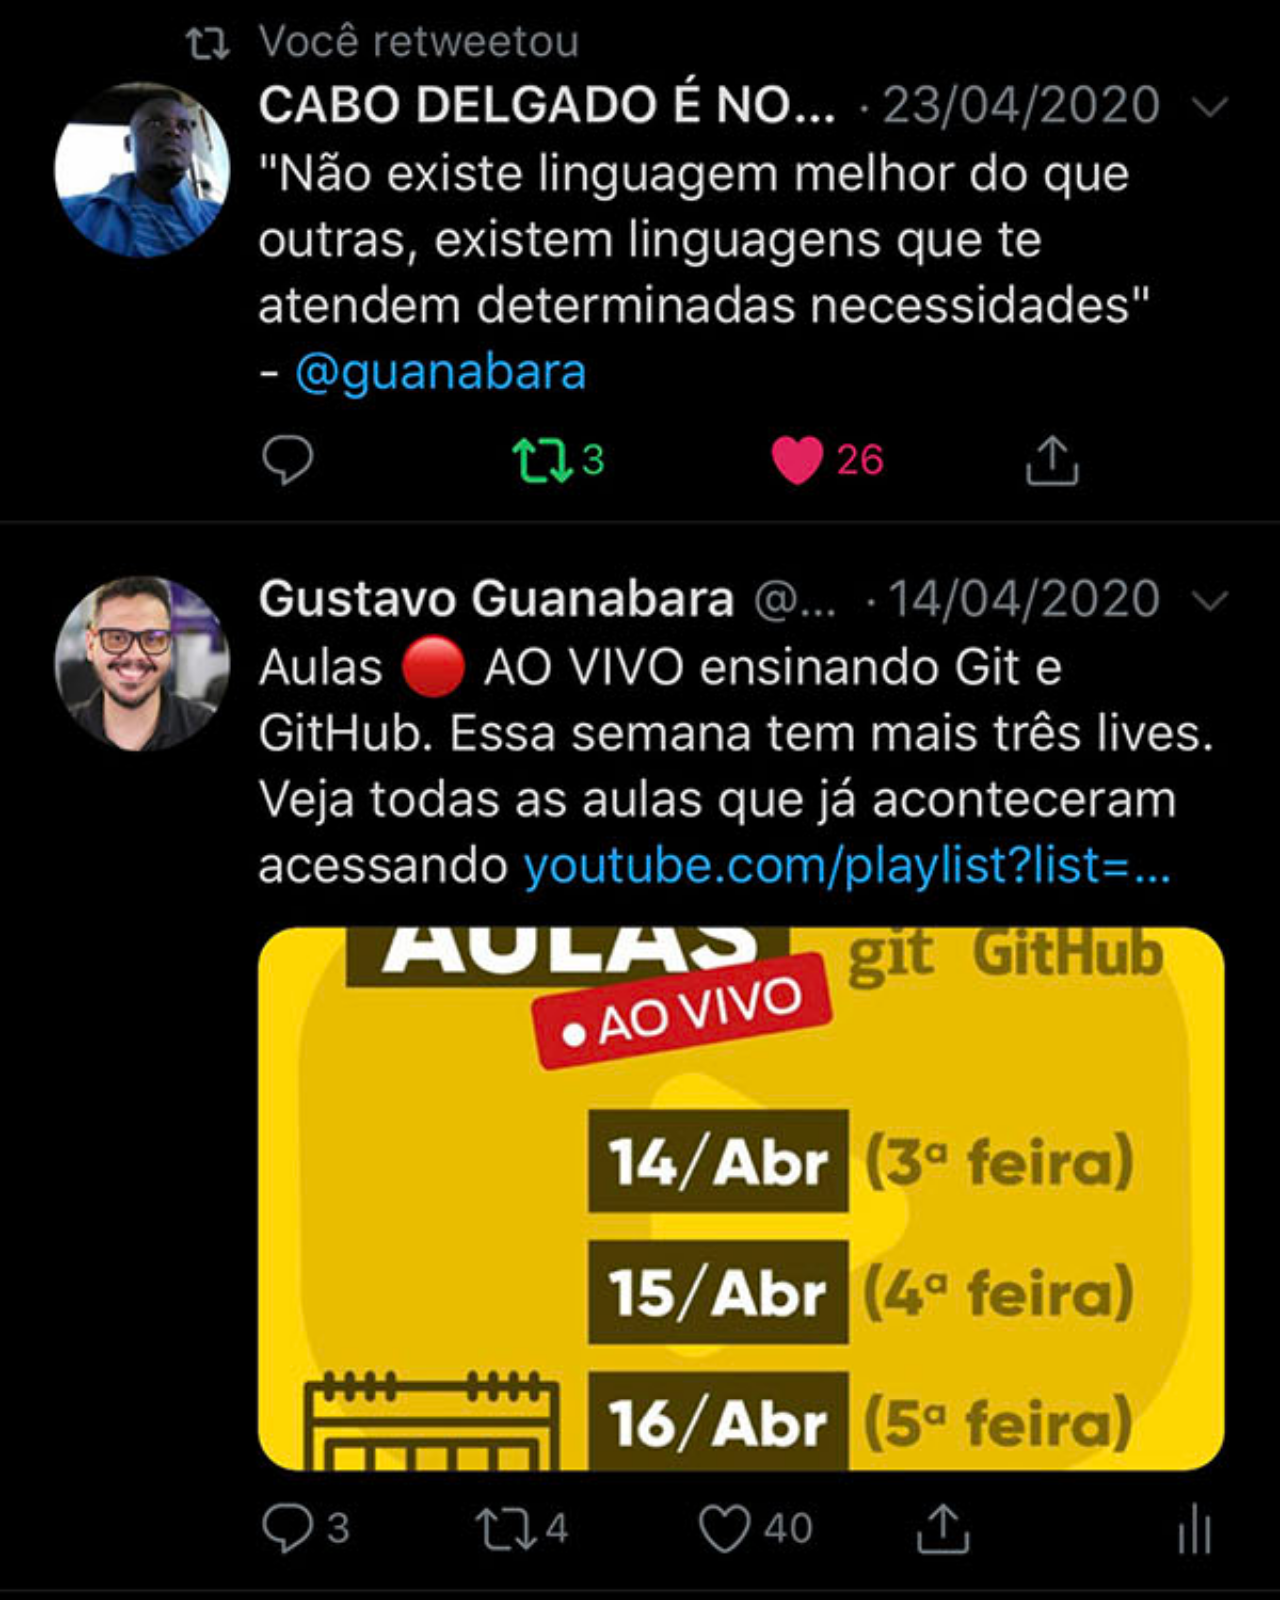
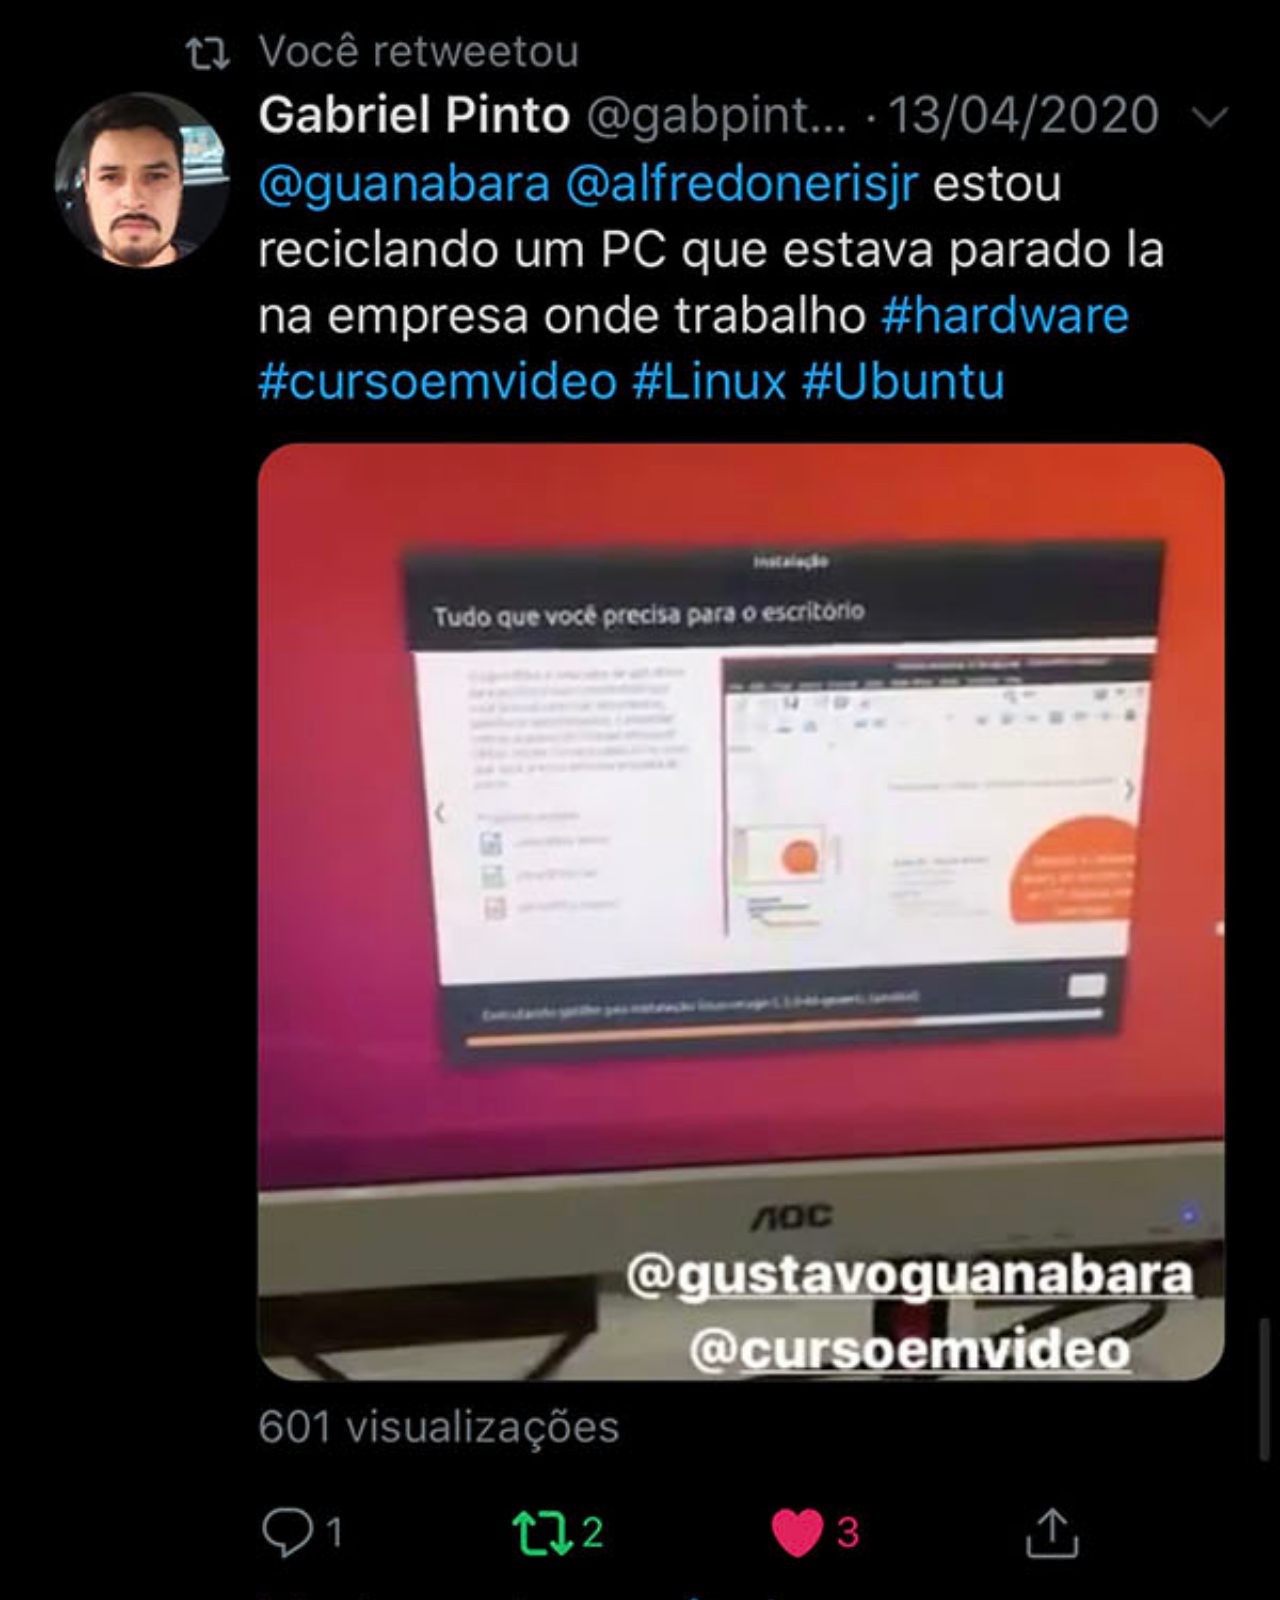
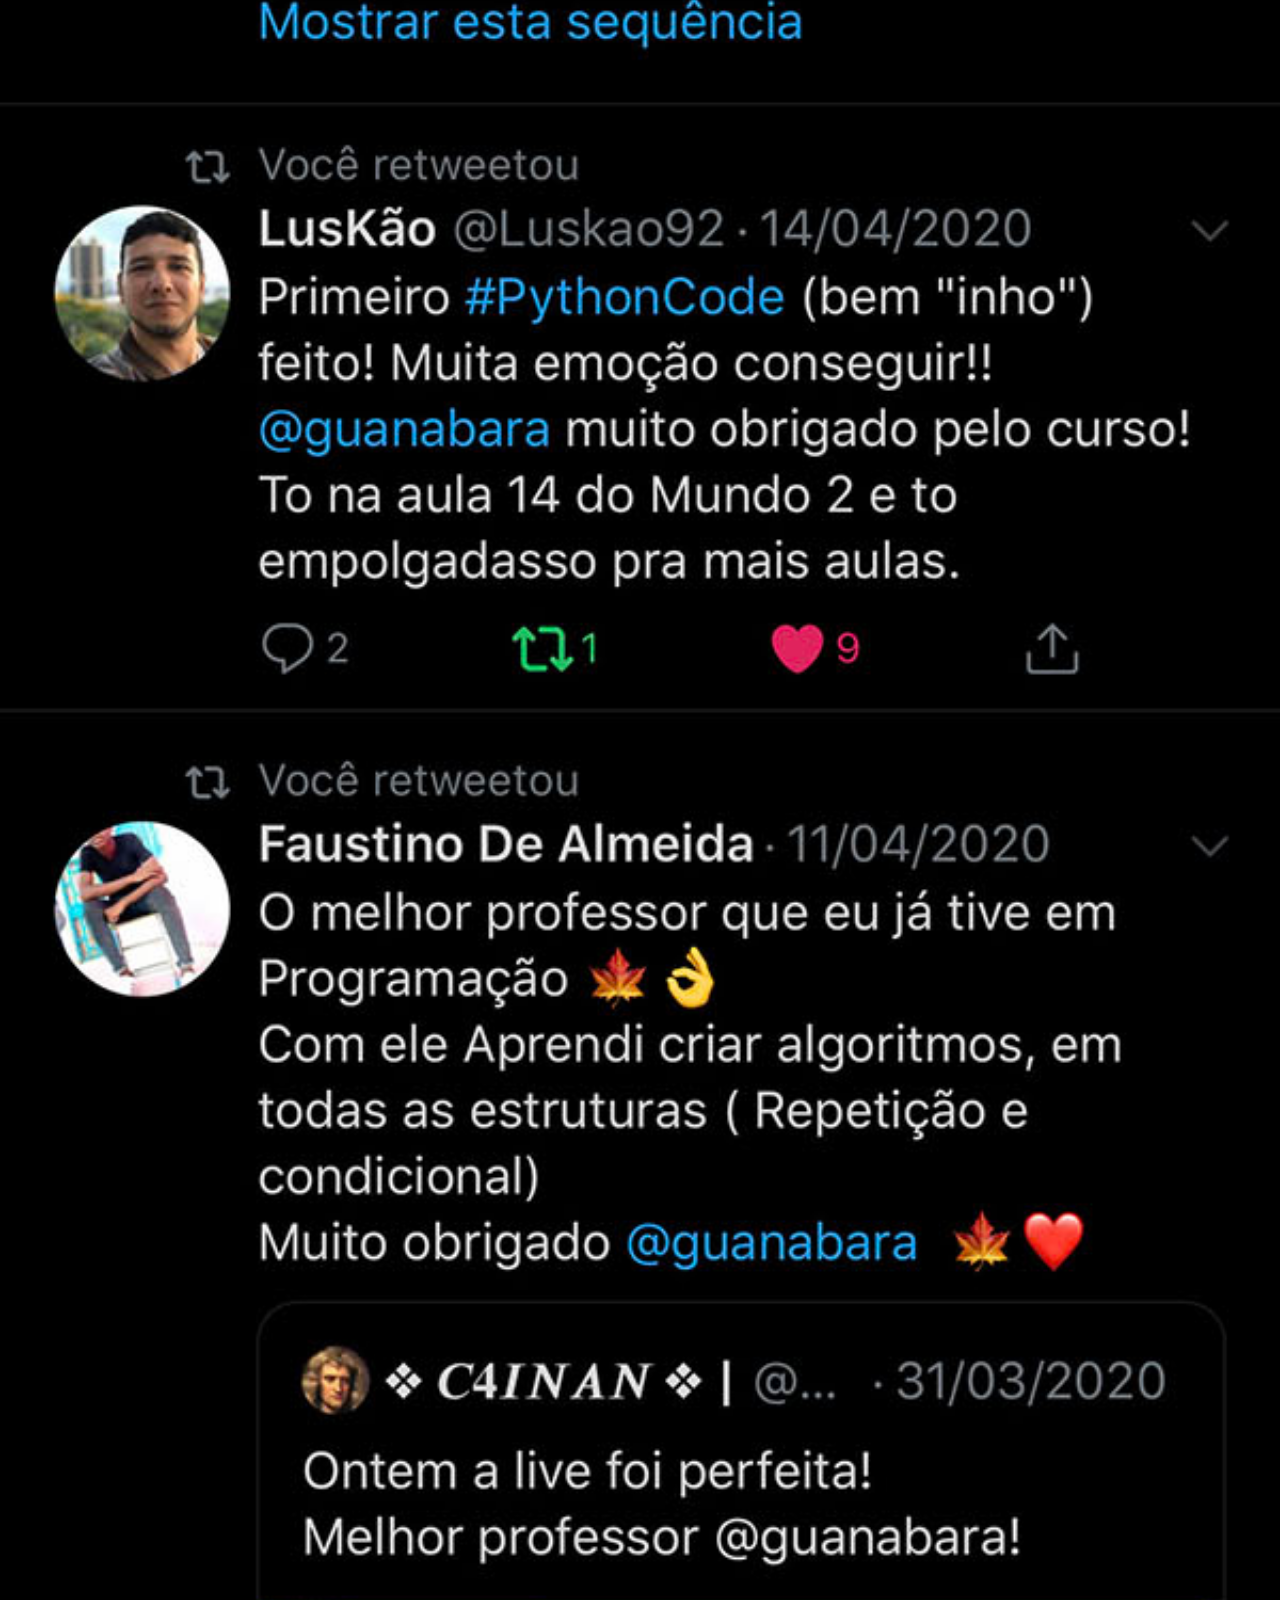
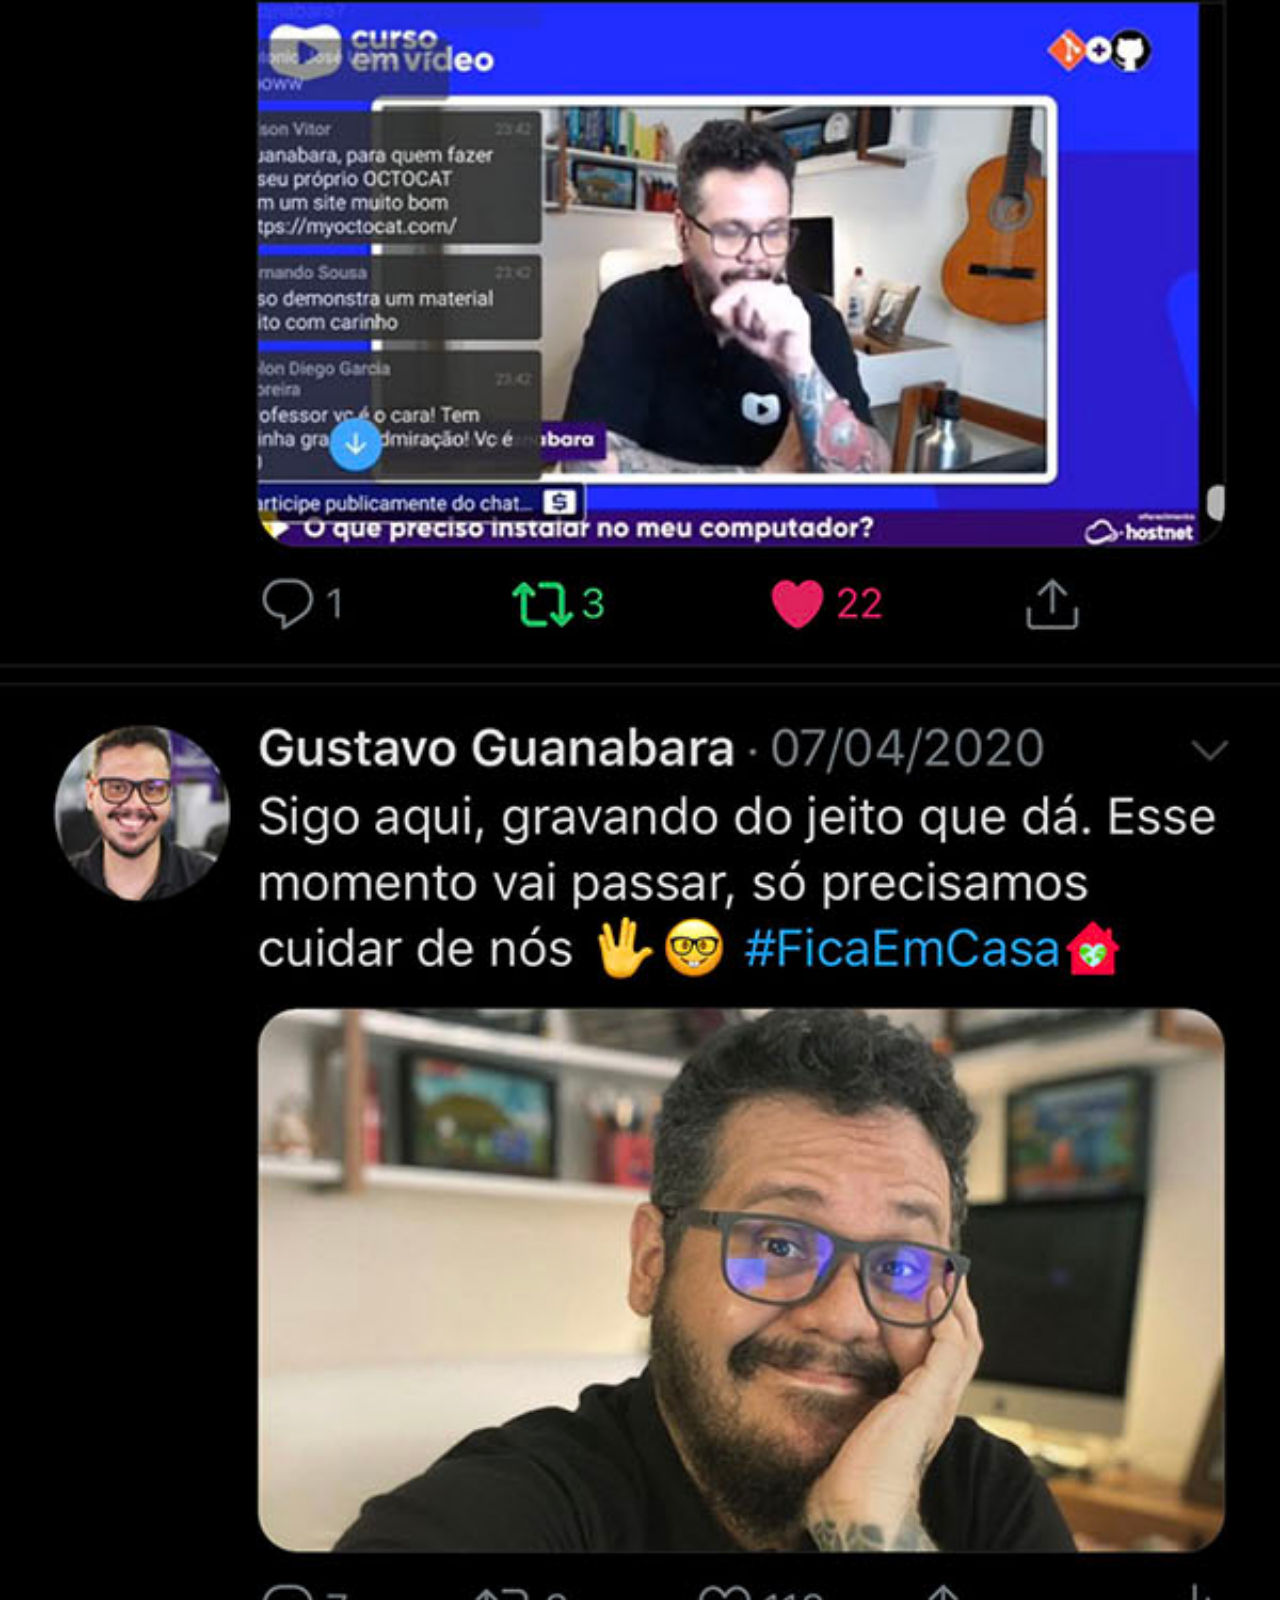
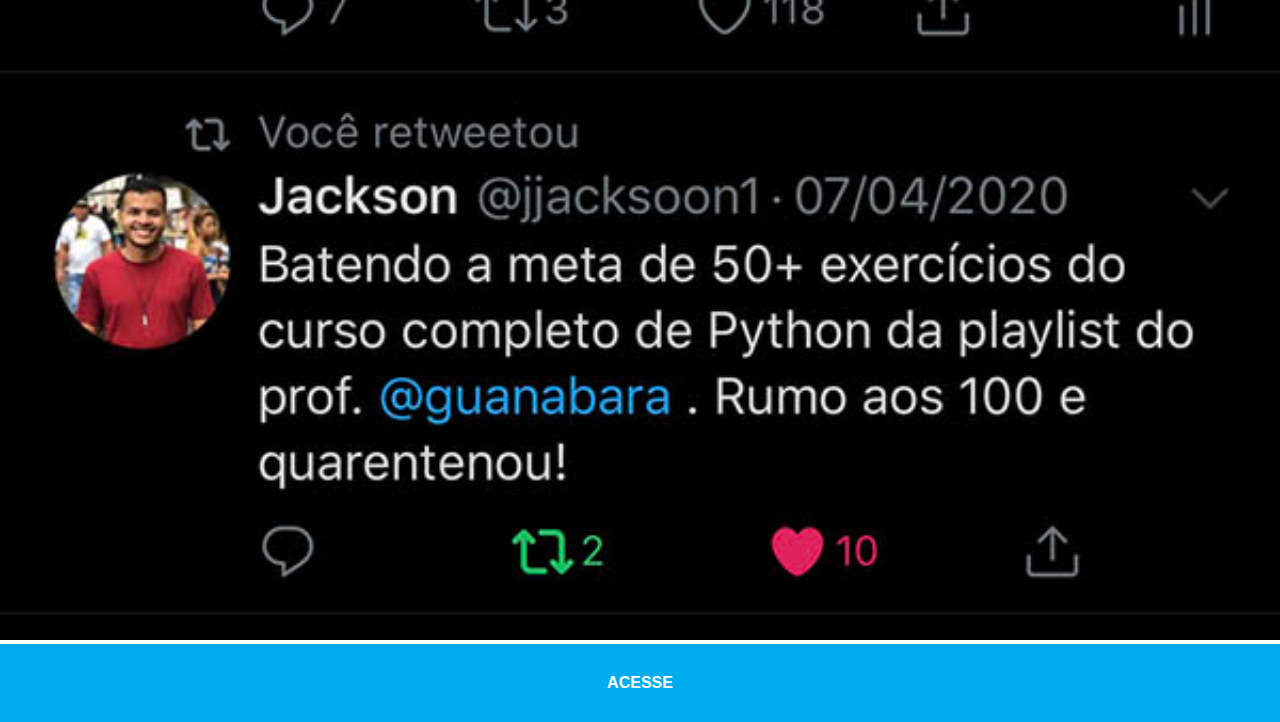
<file: twitter.html>
<!DOCTYPE html>
<html lang="pt-br">
<head>
    <meta charset="UTF-8">
    <meta http-equiv="X-UA-Compatible" content="IE=edge">
    <meta name="viewport" content="width=device-width, initial-scale=1.0">
    <title>Twitter</title>
    <link rel="stylesheet" href="estilos/social.css">
</head>
<body>
    <img src="imagens/tela-twitter.jpg" alt="tela-twitter" >
    <a href="https://twitter.com/guanabara" target="_blank" id="botao-tw">ACESSE</a>
</body>
</html>
</file>
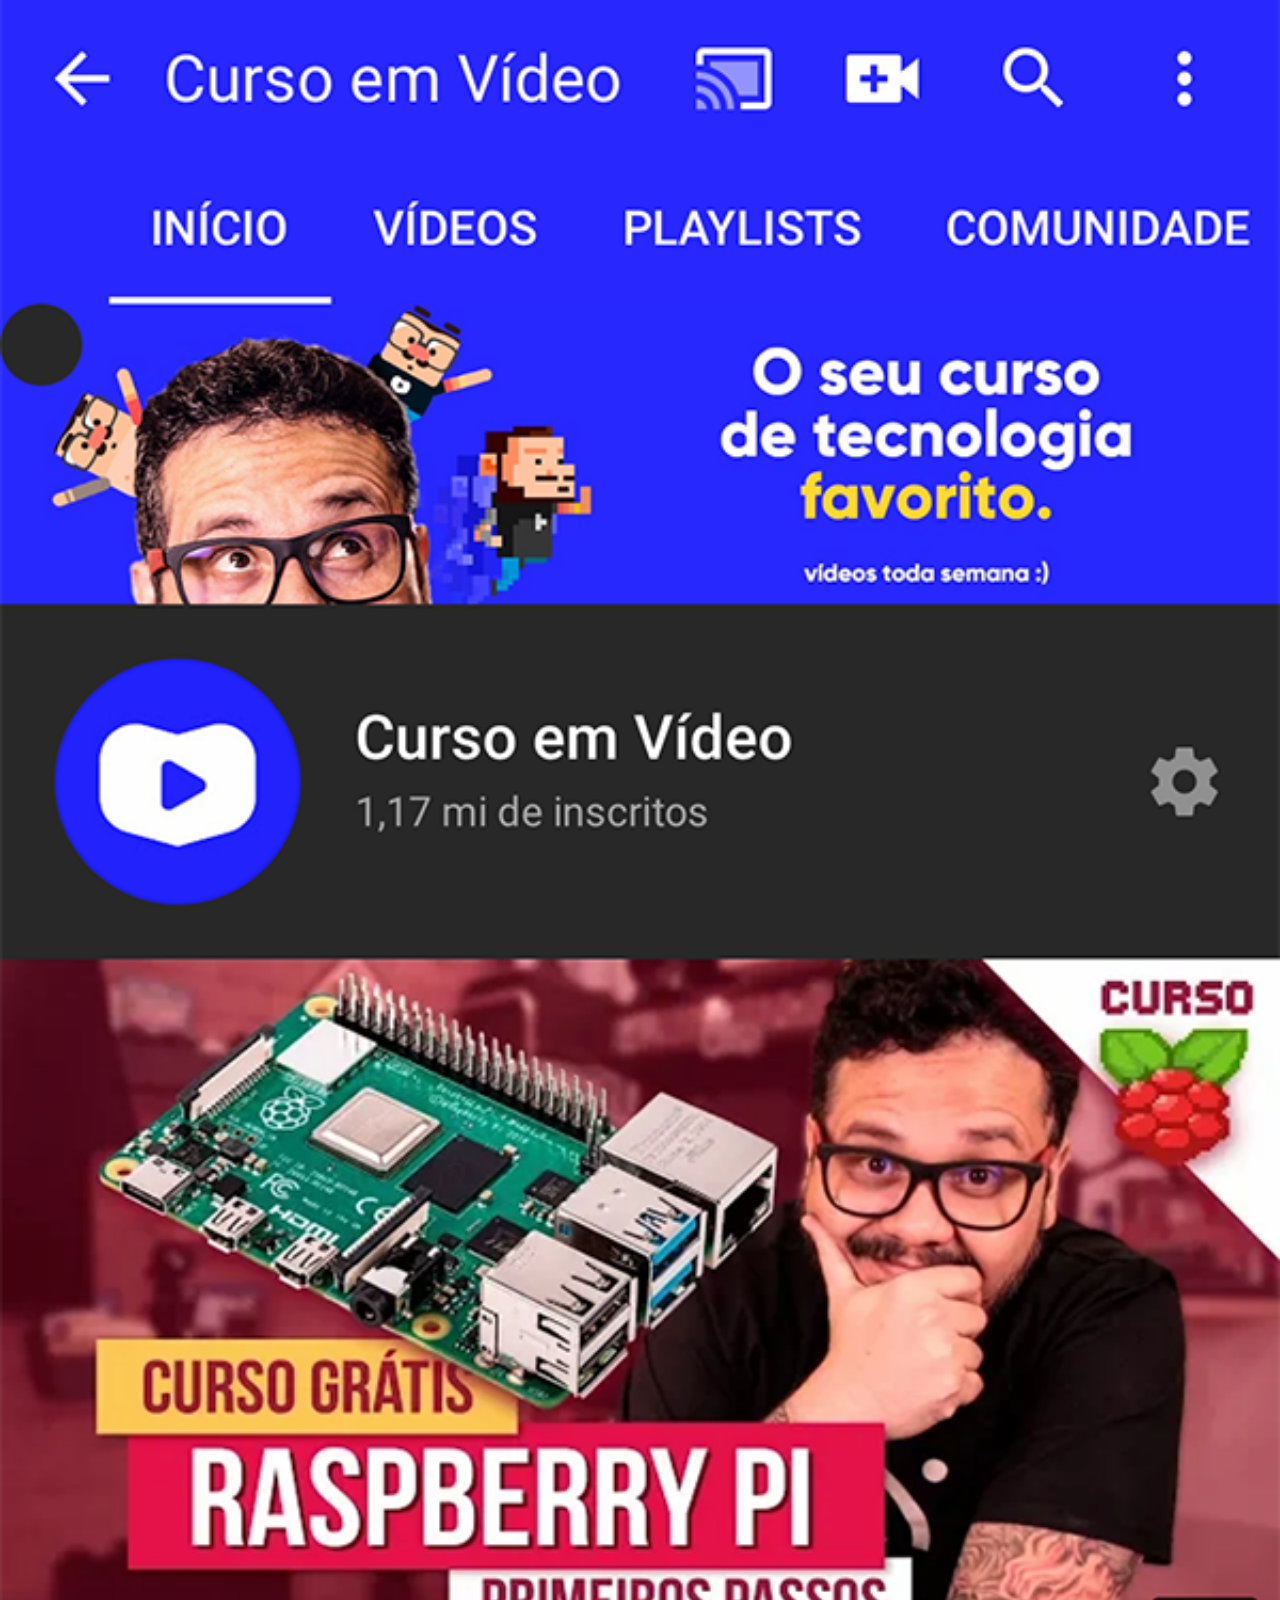
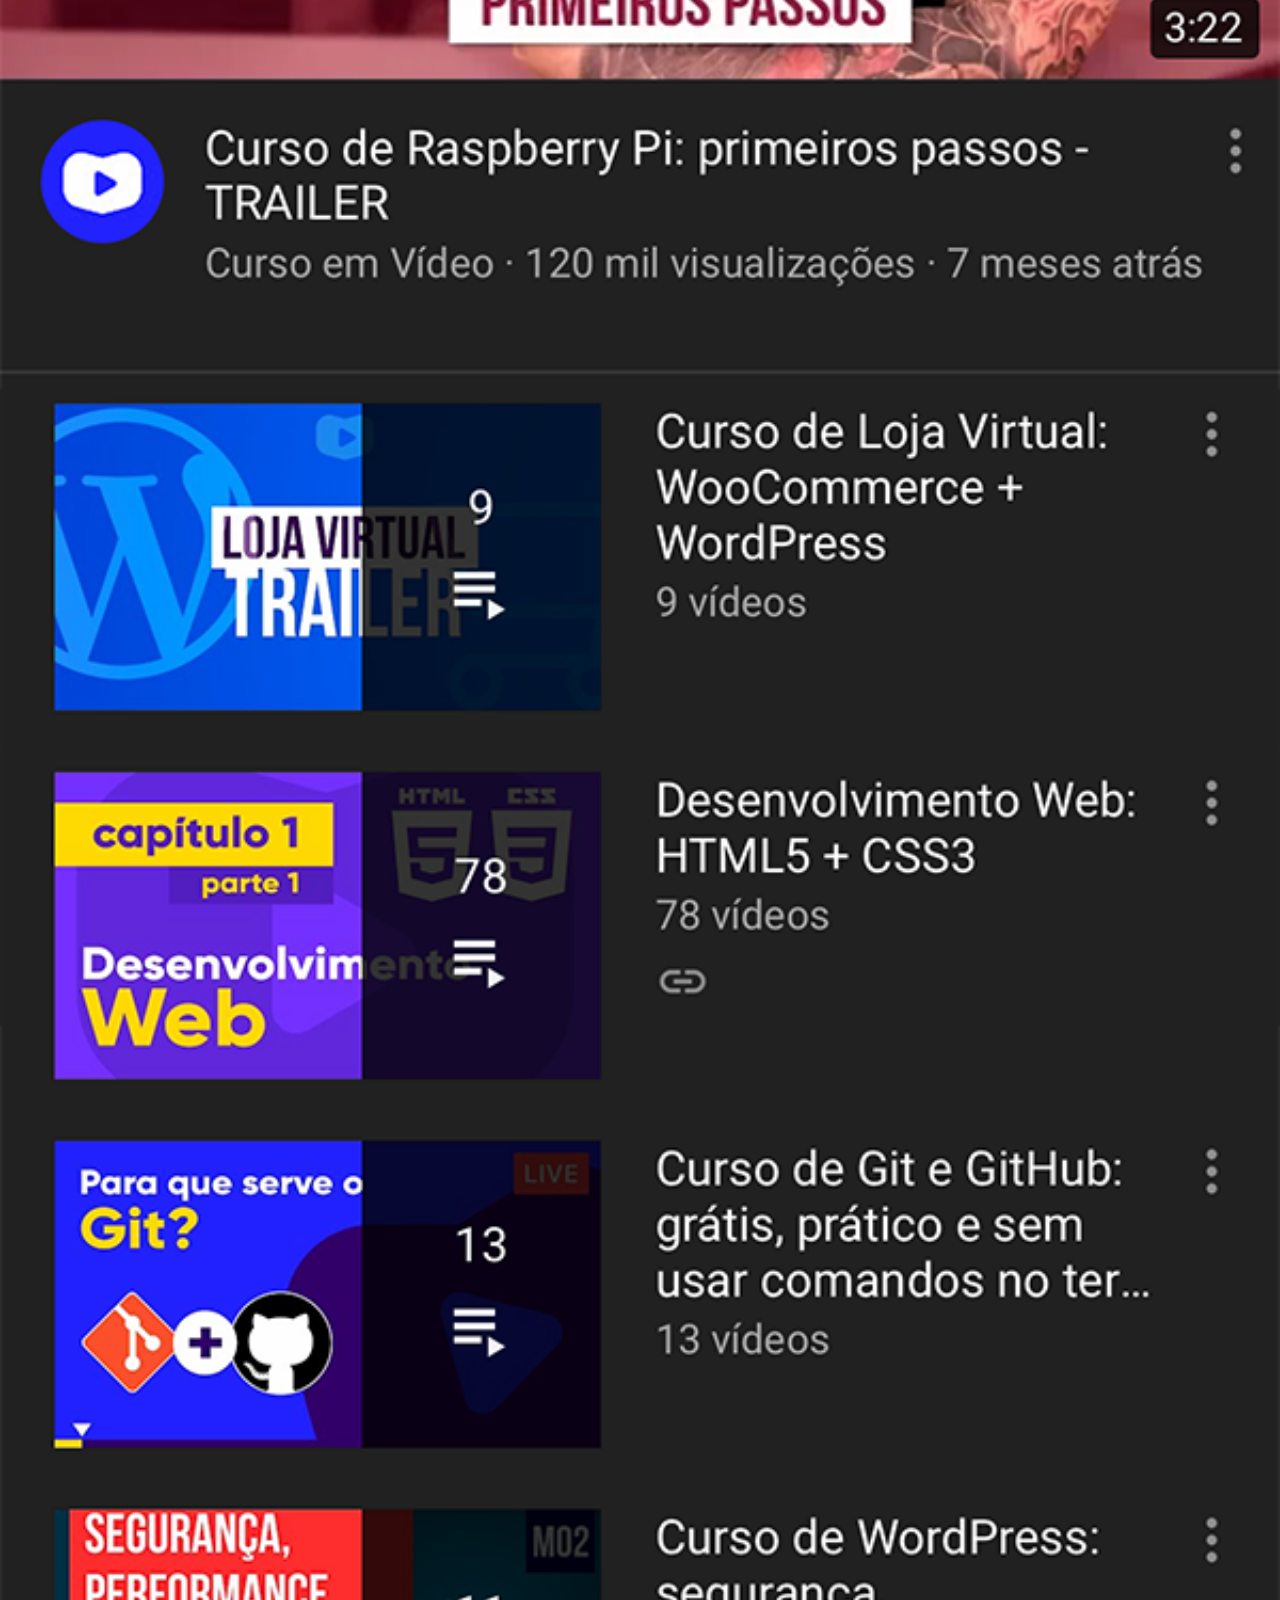
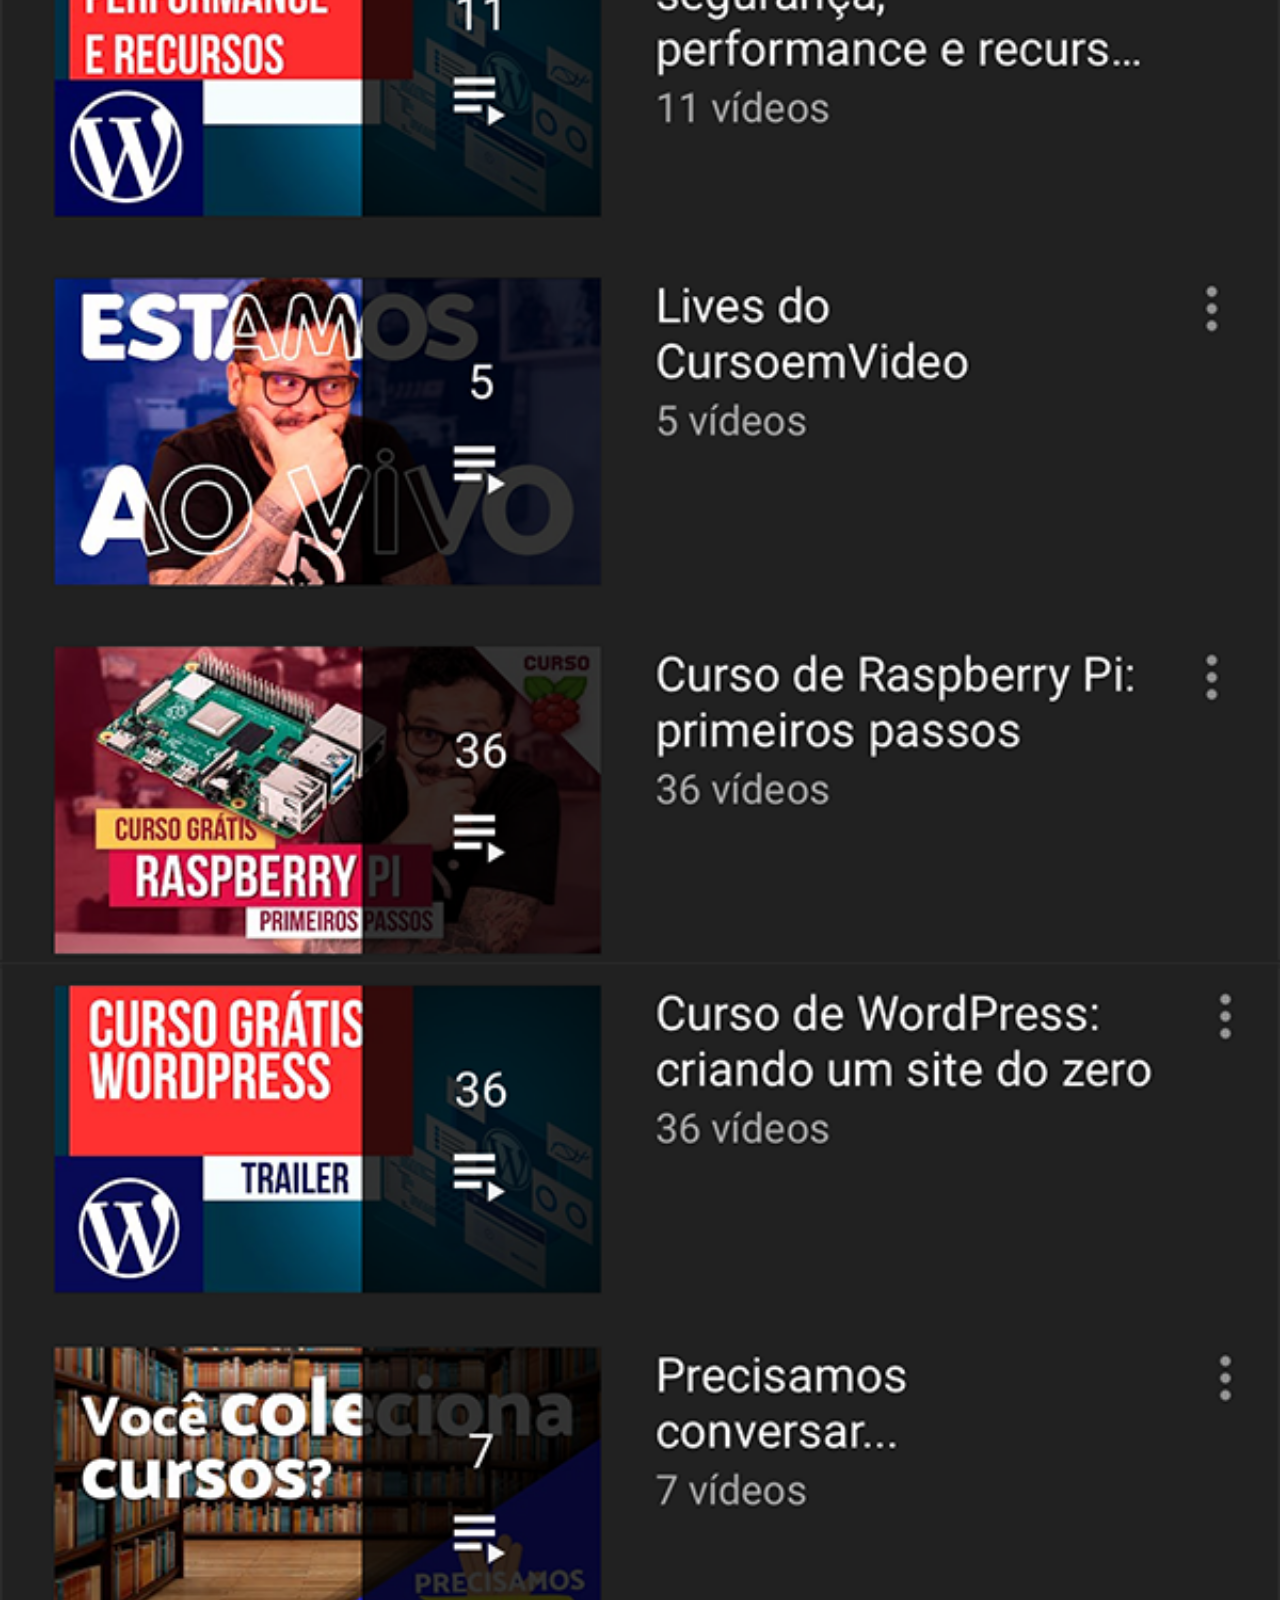
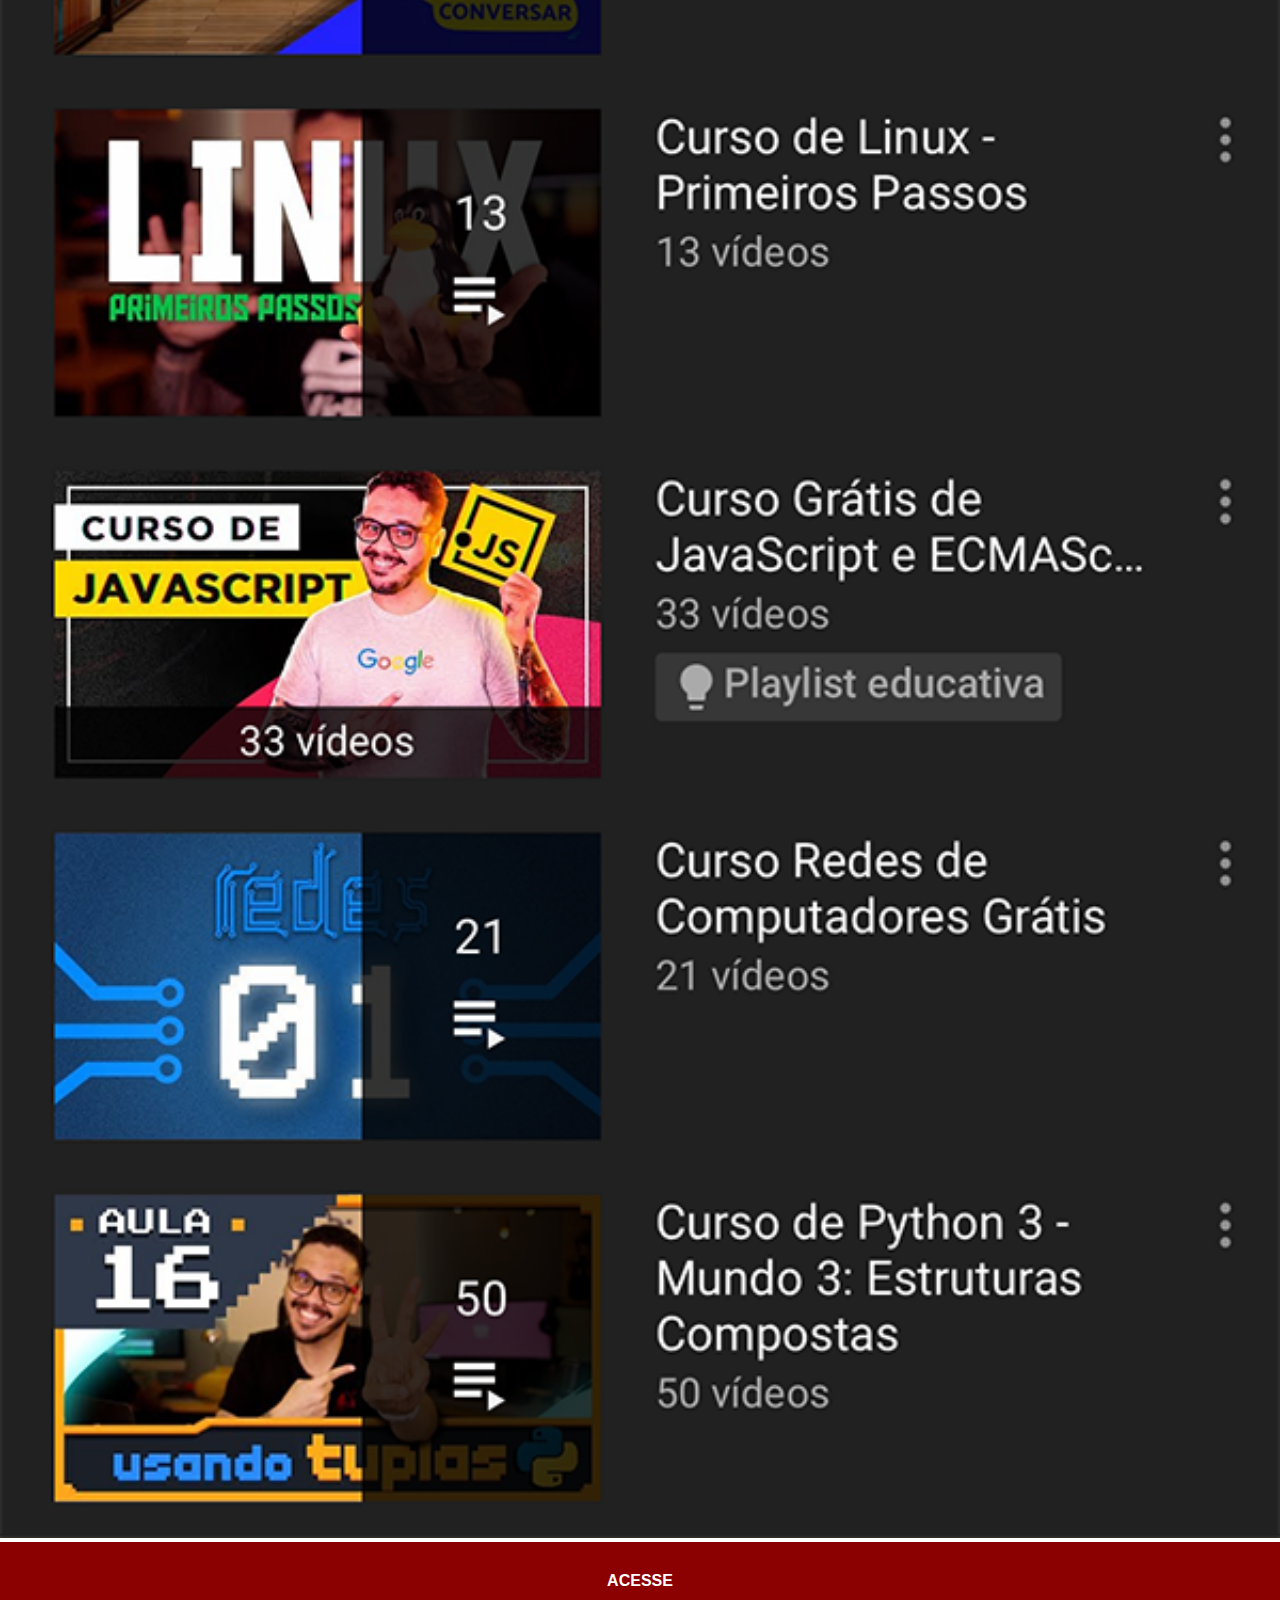
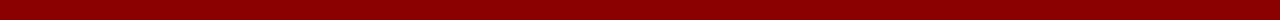
<file: youtube.html>
<!DOCTYPE html>
<html lang="pt-br">
<head>
    <meta charset="UTF-8">
    <meta http-equiv="X-UA-Compatible" content="IE=edge">
    <meta name="viewport" content="width=device-width, initial-scale=1.0">
    <link rel="stylesheet" href="estilos/social.css">
    <title>YouTube</title>
    
</head>
<body>
    <img src="imagens/tela-youtube.png" alt="tela-youtube">
    <a href="https://www.youtube.com/channel/UCrWvhVmt0Qac3HgsjQK62FQ" target="_blank">ACESSE</a>
</body>
</html>
</file>
<file: estilos/social.css>
@charset "UTF-8";

        * {
            margin: 0px;
            padding: 0px;
            font-family: Arial, Helvetica, sans-serif;
        }
        ::-webkit-scrollbar {
            width: 0px;
            height: 0px;
        }
        img {
            width: 100vw;

        }
        a {
            display: block;
            background-color: darkred;
            color: white;
            padding: 30px;text-align: center;
            font-weight: bolder;
            text-decoration: none;

        }
        a:hover {
            background-color: red;
        }
        a#botao-git {
            display: block;
            background-color: rgb(1, 75, 1);
            color: white;
            padding: 30px;text-align: center;
            font-weight: bolder;
            text-decoration: none;
        }
        a#botao-git:hover {
            background-color: green;
        }

        a#botao-insta {
            display: block;
            background-color: rgb(84, 0, 84);
            color: white;
            padding: 30px;text-align: center;
            font-weight: bolder;
            text-decoration: none;
        }
        a#botao-insta:hover {

            background-color: darkmagenta;
        }
        a#botao-tw {
            display: block;
            background-color: #00acee ;
            color: white;
            padding: 30px; text-align: center;
            font-weight: bolder;
            text-decoration: none;
        }
        a#botao-tw:hover {

            background-color: #0289be;
        }
        a#botao-face {
            display: block;
            background-color: #3b5998 ;
            color: white;
            padding: 30px; text-align: center;
            font-weight: bolder;
            text-decoration: none;
        }
        a#botao-face:hover {

            background-color: #5680da;
        }
</file>
